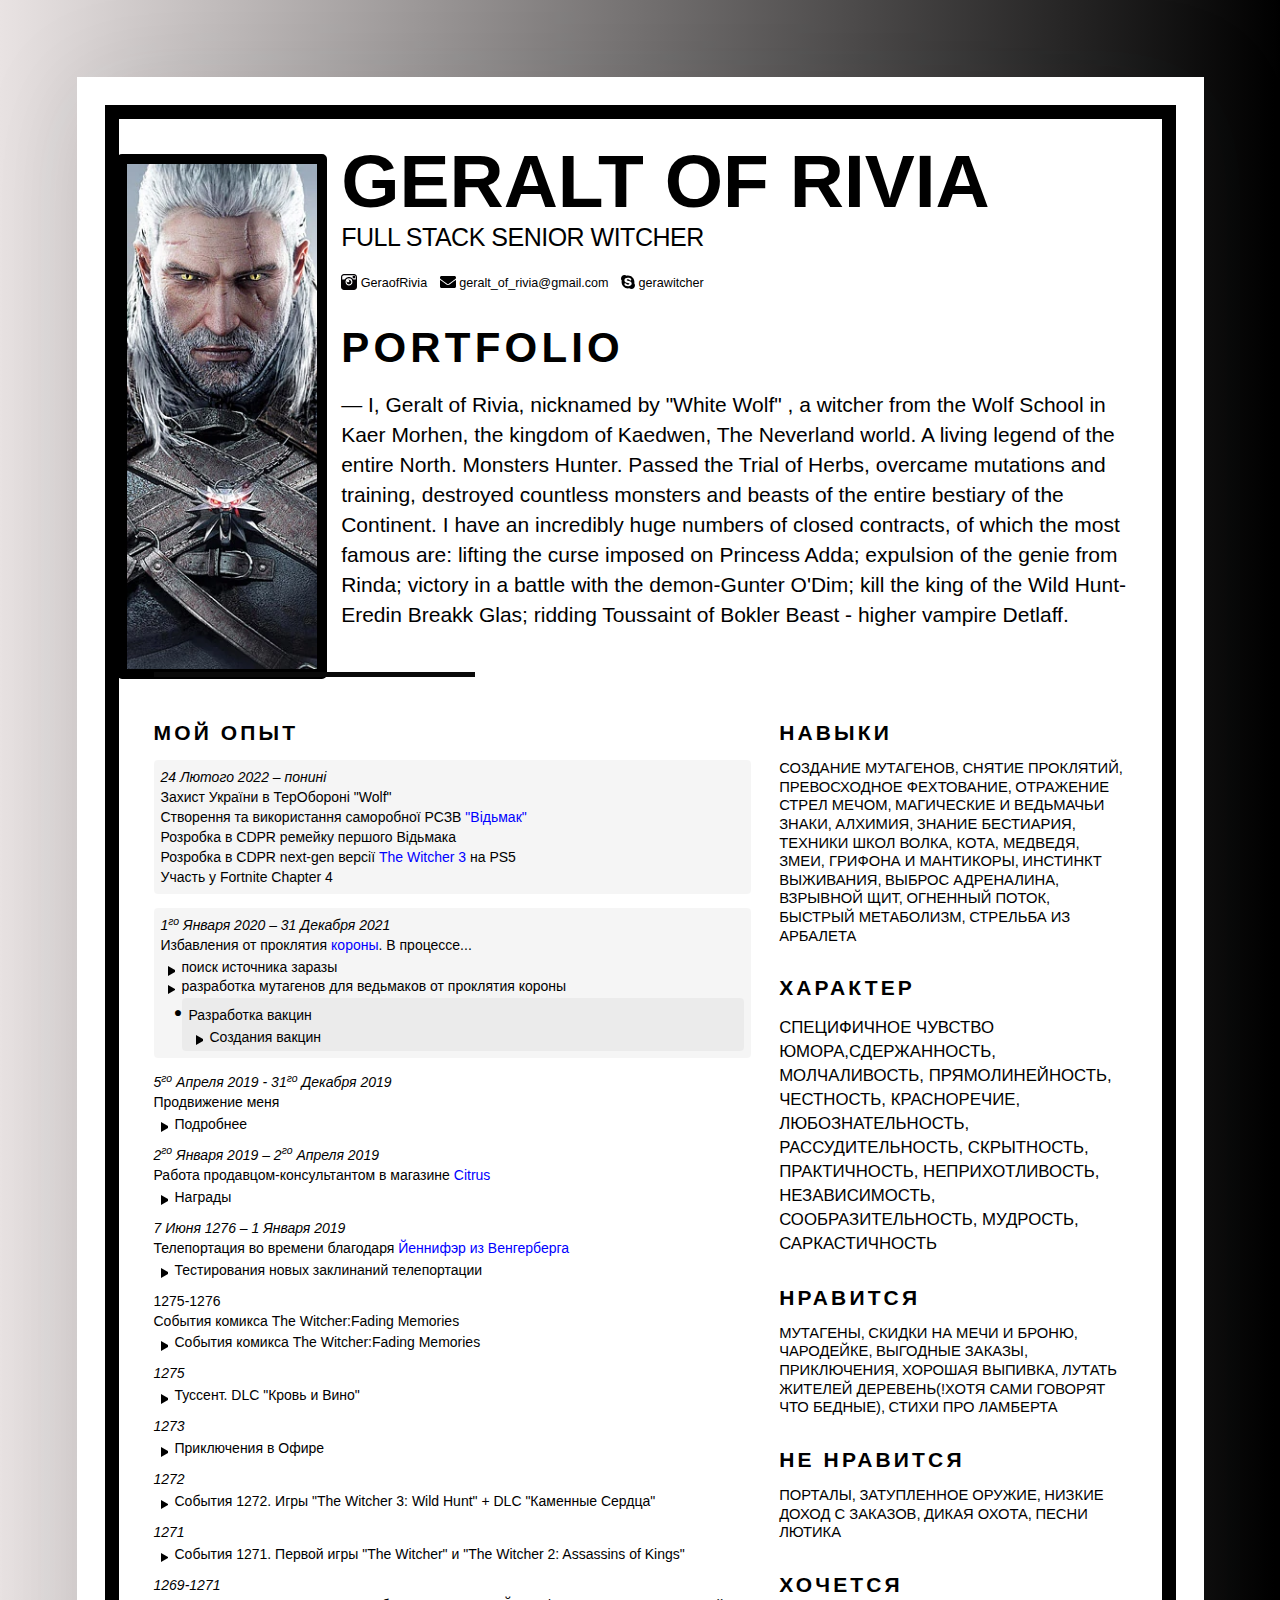
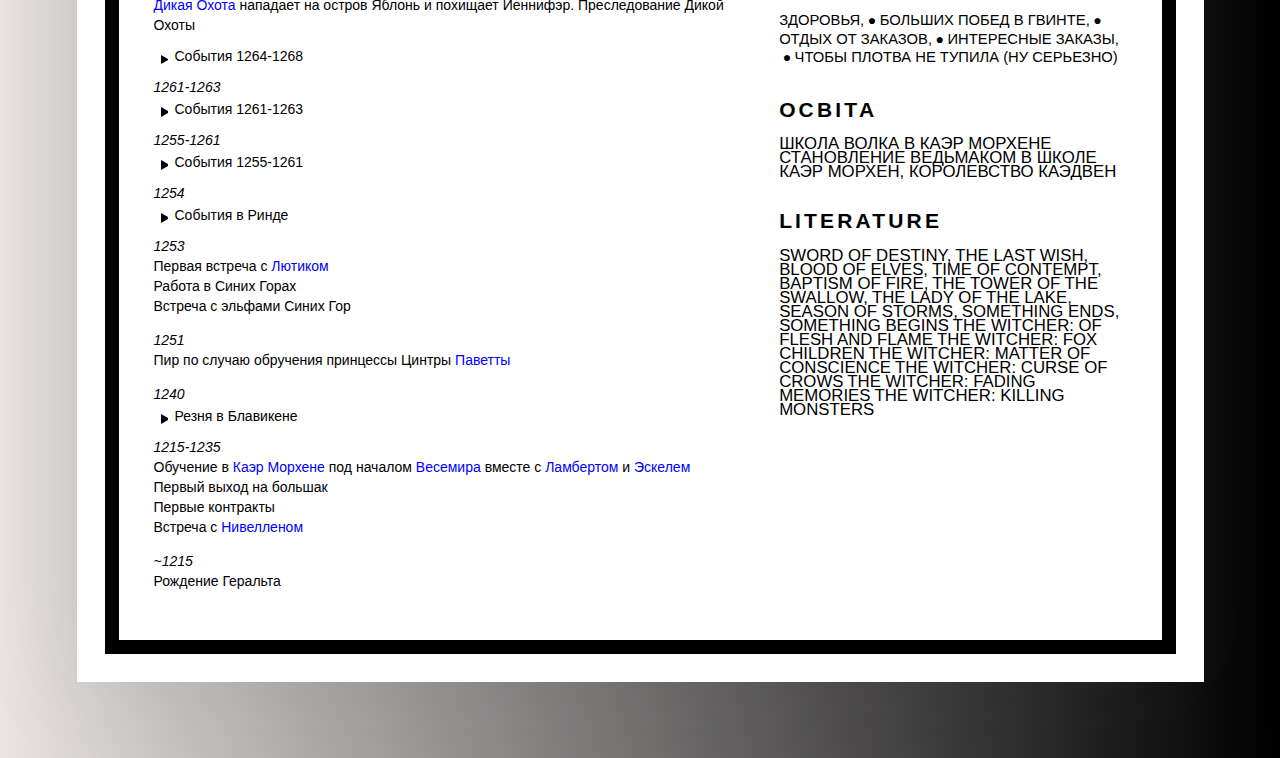
<file: index.html>
<!DOCTYPE html>
<html lang="en">
  <head>
    <meta charset="UTF-8"/>
    <meta http-equiv="X-UA-Compatible" content="IE=edge">
    <meta name="viewport" content="width=device-width, initial-scale=1.0">
    <meta name="description" content="This site-resume Geralt of Rivia">
    <title>Geralt of Rivia Portfolio</title>
    <link rel="stylesheet" href="css/base.css">
    <link rel="stylesheet" href="css/style.css">
    <link rel="stylesheet" href="css/grid.css">
    <link rel="icon" href="images/icon.jpg">
  </head>
  <body>
    <main>
      <article>
        <div class="page" style="border-color: rgb(0, 0, 0);">
          <div class="stackable grid">
            <div class="row">
              <div class="three wide center aligned column">
                <div class="avatar-wrapper">
                  <img class="avatar" src="images/geralt.webp" alt="geralt">
                </div>
              </div>
              <div class="thirteen wide column">
                <div class="stackable grid">
                  <div class="sixteen wide column">
                    <h1 class="name">Geralt of Rivia</h1>
                    <!-- <h1 class="name">Geralt from Rivia</h1> -->
                    <div class="job">full stack senior Witcher</div>
                    <ul class="contacts">
                      <li>
                        <a href="https://www.instagram.com/geralt_off_rivia/" rel="author" class="instagram">
                          <?xml version="1.0" encoding="iso-8859-1"?>
<!-- Generator: Adobe Illustrator 18.1.1, SVG Export Plug-In . SVG Version: 6.00 Build 0)  -->
<svg version="1.1" class="icon" xmlns="http://www.w3.org/2000/svg" xmlns:xlink="http://www.w3.org/1999/xlink" x="0px" y="0px"
	 viewBox="0 0 26 26" xml:space="preserve">
<g>
	<path style="fill:#030104;" d="M20,7c-0.551,0-1-0.449-1-1V4c0-0.551,0.449-1,1-1h2c0.551,0,1,0.449,1,1v2c0,0.551-0.449,1-1,1H20z
		"/>
	<path style="fill:#030104;" d="M13,9.188c-0.726,0-1.396,0.213-1.973,0.563c0.18-0.056,0.367-0.093,0.564-0.093
		c1.068,0,1.933,0.865,1.933,1.934c0,1.066-0.865,1.933-1.933,1.933s-1.933-0.866-1.933-1.933c0-0.199,0.039-0.386,0.094-0.565
		C9.4,11.604,9.188,12.274,9.188,13c0,2.107,1.705,3.813,3.813,3.813c2.105,0,3.813-1.705,3.813-3.813S15.105,9.188,13,9.188z"/>
	<g>
		<path style="fill:#030104;" d="M13,7c3.313,0,6,2.686,6,6s-2.688,6-6,6c-3.313,0-6-2.686-6-6S9.687,7,13,7 M13,5
			c-4.411,0-8,3.589-8,8s3.589,8,8,8s8-3.589,8-8S17.411,5,13,5L13,5z"/>
	</g>
	<path style="fill:#030104;" d="M21.125,0H4.875C2.182,0,0,2.182,0,4.875v16.25C0,23.818,2.182,26,4.875,26h16.25
		C23.818,26,26,23.818,26,21.125V4.875C26,2.182,23.818,0,21.125,0z M24,9h-6.537C18.416,10.063,19,11.461,19,13
		c0,3.314-2.688,6-6,6c-3.313,0-6-2.686-6-6c0-1.539,0.584-2.938,1.537-4H2V4.875C2,3.29,3.29,2,4.875,2h16.25
		C22.711,2,24,3.29,24,4.875V9z"/>
</g>
<g>
</g>
<g>
</g>
<g>
</g>
<g>
</g>
<g>
</g>
<g>
</g>
<g>
</g>
<g>
</g>
<g>
</g>
<g>
</g>
<g>
</g>
<g>
</g>
<g>
</g>
<g>
</g>
<g>
</g>
</svg>
                        <span>GeraofRivia</span>
                        </a>
                      </li>
                      <li>
                        <a href="mailto:geralt.of.rivia@gmail.com" rel="author" class="mail">
                          <svg class="icon" xmlns="http://www.w3.org/2000/svg" viewBox="0 0 512 512"><path d="M502.3 190.8c3.9-3.1 9.7-.2 9.7 4.7V400c0 26.5-21.5 48-48 48H48c-26.5 0-48-21.5-48-48V195.6c0-5 5.7-7.8 9.7-4.7 22.4 17.4 52.1 39.5 154.1 113.6 21.1 15.4 56.7 47.8 92.2 47.6 35.7.3 72-32.8 92.3-47.6 102-74.1 131.6-96.3 154-113.7zM256 320c23.2.4 56.6-29.2 73.4-41.4 132.7-96.3 142.8-104.7 173.4-128.7 5.8-4.5 9.2-11.5 9.2-18.9v-19c0-26.5-21.5-48-48-48H48C21.5 64 0 85.5 0 112v19c0 7.4 3.4 14.3 9.2 18.9 30.6 23.9 40.7 32.4 173.4 128.7 16.8 12.2 50.2 41.8 73.4 41.4z"></path></svg>
                          <span>geralt_of_rivia@gmail.com</span>
                        </a>
                      </li>
                      <li>
                        <a href="skype:geralt_of_rivia" rel="author" class="skype">
                          <svg class="icon" xmlns="http://www.w3.org/2000/svg" viewBox="0 0 448 512"><path d="M424.7 299.8c2.9-14 4.7-28.9 4.7-43.8 0-113.5-91.9-205.3-205.3-205.3-14.9 0-29.7 1.7-43.8 4.7C161.3 40.7 137.7 32 112 32 50.2 32 0 82.2 0 144c0 25.7 8.7 49.3 23.3 68.2-2.9 14-4.7 28.9-4.7 43.8 0 113.5 91.9 205.3 205.3 205.3 14.9 0 29.7-1.7 43.8-4.7 19 14.6 42.6 23.3 68.2 23.3 61.8 0 112-50.2 112-112 .1-25.6-8.6-49.2-23.2-68.1zm-194.6 91.5c-65.6 0-120.5-29.2-120.5-65 0-16 9-30.6 29.5-30.6 31.2 0 34.1 44.9 88.1 44.9 25.7 0 42.3-11.4 42.3-26.3 0-18.7-16-21.6-42-28-62.5-15.4-117.8-22-117.8-87.2 0-59.2 58.6-81.1 109.1-81.1 55.1 0 110.8 21.9 110.8 55.4 0 16.9-11.4 31.8-30.3 31.8-28.3 0-29.2-33.5-75-33.5-25.7 0-42 7-42 22.5 0 19.8 20.8 21.8 69.1 33 41.4 9.3 90.7 26.8 90.7 77.6 0 59.1-57.1 86.5-112 86.5z"/></svg>
                          <span>gerawitcher</span>
                        </a>
                      </li>
                    </ul>
                  </div>
                  <div class="sixteen wide mobile only column">
                    <div class="divider"></div>
                  </div>
                  <div class="sixteen wide column">
                    <h2>Portfolio</h2>
                    <p>&mdash; I, Geralt of Rivia, nicknamed by "White Wolf" , a witcher from the Wolf School in Kaer Morhen, the kingdom of Kaedwen, The Neverland world. A living legend of the entire North. Monsters Hunter. Passed the Trial of Herbs, overcame mutations and training, destroyed countless monsters and beasts of the entire bestiary of the Continent. I have an incredibly huge numbers of closed contracts, of which the most famous are: lifting the curse imposed on Princess Adda; expulsion of the genie from Rinda; victory in a battle with the demon-Gunter O'Dim; kill the king of the Wild Hunt-Eredin Breakk Glas; ridding Toussaint of Bokler Beast - higher vampire Detlaff.
                      </p>
                  </div>
                </div>
              </div>
            </div>
            <div class="row">
              <div class="sixteen wide column">
                <div class="fat divider"></div>
              </div>
            </div>
            <div class="row">
                <div class="ten wide column">
                    <section>
                        <h3>Мой Опыт</h3>
                        <ul class="timeline">
                          <li class="highlighted">
                            <p><em>24 Лютого 2022 – понині</em></p>
                            <p><strong>Захист України в ТерОбороні "Wolf"</strong></p>
                            <p><strong>Створення та використання саморобної РСЗВ <a href="https://mil.in.ua/uk/news/v-ukrayini-stvoryly-samorobnu-prychipnu-rszv-vidmak/">"Відьмак"</a></strong></p>
                            <p><strong>Розробка в CDPR ремейку першого Відьмака</strong></p>
                            <p><strong>Розробка в CDPR next-gen версії <a href="https://www.thewitcher.com/en/witcher3">The Witcher 3</a> на PS5</strong></p>
                            <p><strong>Участь у Fortnite Chapter 4</strong></p>
                          </li>
                            <li class="highlighted">
                                <p><em>1<sup>го</sup> Января 2020 – 31 Декабря 2021</em></p>
                                <p><strong>Избавления от проклятия</strong> <strong><a href="https://en.wikipedia.org/wiki/Coronavirus" rel="external">короны</a>. В процессе...</strong></p>
                                <ul>
                                    <li class="details">
                                        <input type="checkbox" id="other-1">
                                        <label for="other-1" class="summary">поиск источника заразы</label>
                                        <div>
                                            <ul>
                                                <li>поиск первого зараженного в Ухани</li>
                                                <li>убеждение о закрытии границх</li>
                                            </ul>
                                        </div>
                                    </li>
                                    <li class="details">
                                        <input type="checkbox" id="other-2">
                                        <label for="other-2" class="summary">разработка мутагенов для ведьмаков от проклятия короны</label>
                                        <div>
                                            <ul>
                                                <li>тестирование зеленых мутагенов для увеличения здоровья, чтобы добиться более длительного времени на лечение</li>
                                                <li>тестирование синих мутагенов для увеличение маны, чтобы добиться более сложных заклятий исцеления</li>
                                                <li>тестирование красных мутагенов для увеличение атаки, чтобы добиться атаки организма на вирус</li>
                                                <li>расширение штаба ведьмаков для ускорения поисков новых ингридиентов</li>
                                                <li>хаотичное смешивание разных мутагенов с помощью Йеннифэр и получения вакцин разных школ ведьмаков</li>
                                            </ul>
                                        </div>
                                    </li>
                                    <li class="details">
                                      <li class="highlighted">
                                        <p><strong>Разработка вакцин</strong></p>
                                        <ul>
                                            <li class="details">
                                                <input type="checkbox" id="other-1">
                                                <label for="other-1" class="summary">Создания вакцин</label>
                                                <div>
                                                    <ul>
                                                        <li>Разработка вакцины Школы Волка</li>
                                                        <li>Разработка вакцины Школы Кота</li>
                                                        <li>Разработка вакцины Школы Медведя</li>
                                                        <li>Разработка вакцины Школы Грифона</li>
                                                        <li>Разработка вакцины Школы Змеи</li>
                                                        <li>Разработка вакцины Школы Мантикоры</li>
                                                    </ul>
                                                </div>
                                            </li>
                                        </ul>
                                    </li>
                                    </li>
                                </ul>
                            </li>
                        </ul>
                        <ul class="timeline">
                            <li>
                                <p><em>5<sup>го</sup> Апреля 2019 - 31<sup>го</sup> Декабря 2019</em></p>
                                <p><strong>Продвижение меня</strong></p>
                                <ul>
                                    <li class="details">
                                        <input type="checkbox" id="other-3">
                                        <label for="other-3" class="summary">Подробнее</label>
                                        <div style="margin-bottom: 0.25em;">
                                            <small><em>(Не совсем понимаю что они обо мне пишут, но это работает)</em></small>
                                        </div>
                                        <div>
                                            <ul>
                                                <li>Продвижение в соц-сетях</li>
                                                <li>Разработка портфолио</li>
                                                <li>Работа над имиджом</li>
                                                <li>Поиск монстров</li>
                                                <li>Нахождение фан клубов</li>
                                                <li>Спонсирование соцсетей для взаимовыгодной рекламы</li>
                                            </ul>
                                        </div>
                                    </li>
                                </ul>
                            </li>
                            <li>
                                <p><em>2<sup>го</sup> Января 2019 – 2<sup>го</sup> Апреля 2019</em></p>
                                <p><strong>Работа продавцом-консультантом</strong> в магазине <strong><a href="https://www.citrus.ua/" rel="external">Citrus</a></strong></p>
                                <ul>
                                    <li class="details">
                                        <input type="checkbox" id="other-4">
                                        <label for="other-4" class="summary">Награды</label>
                                        <div style="margin-bottom: 0.25em;">
                                            <small><em>(С помощью знака 
                                            <a href="https://witcher.fandom.com/wiki/Axii">
                                              Аксий
                                            </a>, 
                                            продавать не так уже и сложно)</em></small>
                                        </div>
                                        <div>
                                            <ul>
                                                <li>Лучший продавец недели</li>
                                                <li>Лучший продавец месяца</li>
                                                <li>Лучший продавец года</li>
                                                <li>Повышения до главного продавца</li>
                                                <li>Повышения до зам администратора</li>
                                                <li>Повышения до администратора</li>
                                                <li>Перевод работы в пассивный доход</li>
                                                <li>Поиск новой работы по душе</li>
                                            </ul>
                                        </div>
                                    </li>
                                </ul>
                            </li>
                            <li>
                                <p><em>7<sup></sup> Июня 1276 – 1<sup></sup> Января 2019</em></p>
                                <p><strong>Телепортация во времени</strong> благодаря <strong><a href="https://witcher.fandom.com/wiki/Yennefer_of_Vengerberg" rel="external">Йеннифэр из Венгерберга</a></strong></p>
                                <ul>
                                    <li class="details">
                                        <input type="checkbox" id="other-5">
                                        <label for="other-5" class="summary">Тестирования новых заклинаний телепортации</label>
                                        <div>
                                            <ul>
                                                <li>Первая попытка телепортации во времени</li>
                                                <li>Телепортация во времени на час вперед</li>
                                                <li>hot fix формулы Йеннифэр</li>
                                                <li>Второй прыжок во времени</li>
                                                <li>Телепортация в 2019 год</li>
                                            </ul>
                                        </div>
                                    </li>
                                </ul>
                            </li>
                            <li>
                              <p>1275-1276</p>
                              <p><strong>События комикса The Witcher:Fading Memories</strong></p>
                              <ul>
                                  <li class="details">
                                      <input type="checkbox" id="other-5">
                                      <label for="other-5" class="summary">События комикса The Witcher:Fading Memories</label>
                                      <div>
                                          <ul>
                                              <li>Работа рыболовом в Повиссе</li>
                                              <li>Заказ на туманников от мера Бадрейна</li>
                                              <li>Второй заказ на туманников в Бадрейне</li>
                                              <li>Расследование в Гладско(Повисс)</li>
                                              <li>Возращение в Бадрейн в башню мага. Геральт узнает, что всьо в Бадрейне - иллюзия старого мага</li>
                                          </ul>
                                      </div>
                                  </li>
                              </ul>
                          </li>
                        </ul>
                        <ul class="timeline">
                          <li>
                            <li>
                              <p><em>1275</em></p>
                              <ul>
                                  <li class="details">
                                      <input type="checkbox" id="other-8">
                                      <label for="other-8" class="summary"> Туссент. DLC "Кровь и Вино"</label>
                                      <div>
                                          <ul>
                                              <li>Приезд в 
                                                <a href="https://witcher.fandom.com/wiki/Toussaint">Туссент</a>
                                                 по просьбе княгине Анны Генриетты</li>
                                              <li>Помощь в расследование убийств Боклерской бестии</li>
                                              <li>Участвие в рыцарском турннире</li>
                                              <li>Поиск лаборатории Моро</li>
                                              <li>Получение новых мутаций</li>
                                              <li>Помощь Туссентским винодельням с монстрами. Для Геральта делают именное вино</li>
                                              <li>Ликвидации группировок Ганзы</li>
                                              <li>Участвие в защите 
                                                <a href="https://witcher.fandom.com/wiki/Beauclair">
                                                  Боклера
                                                </a>
                                                 от нашествия вампиров</li>
                                              <li>Спасение Сианны от Детлаффа</li>
                                              <li>Победа над 
                                                <a href="https://witcher.fandom.com/wiki/Dettlaff_van_der_Eretein">
                                                  Детлаффом
                                                </a></li>
                                              <li>Заказ на 
                                                <a href="https://witcher.fandom.com/wiki/Orianna">
                                                  Орианну
                                                </a>
                                              </li>
                                          </ul>
                                      </div>
                                  </li>
                              </ul>
                          </li>
                            <li>
                              <p><em>1273</em></p>
                              <ul>
                                <li class="details">
                                    <input type="checkbox" id="other-8">
                                    <label for="other-8" class="summary">Приключения в Офире</label>
                                    <div>
                                        <ul>
                                            <li>Заказ в корчме "Семь котов"</li>
                                            <li>Нахождение Лютика с сундуком с офирскими рунами</li>
                                            <li>Полет в сундуке с Лютиком в Офир</li>
                                            <li>Расследование убийства наложницы по наказу короля Нибраса</li>
                                            <li>Геральт убивает ассасина короля Маарала</li>
                                            <li>Поиск грибов в пещере</li>
                                            <li>Улучшение меча в мастерской Аамада</li>
                                            <li>Убийство куарина(демона)</li>
                                        </ul>
                                    </div>
                                </li>
                            </ul>
                          </li>
                            <li>
                              <p><em>1272</em></p>
                              <ul>
                                  <li class="details">
                                      <input type="checkbox" id="other-8">
                                      <label for="other-8" class="summary">События 1272. Игры "The Witcher 3: Wild Hunt" + DLC "Каменные Сердца"</label>
                                      <div>
                                          <ul>
                                              <li>Поиск Йеннифэр в Вербицах</li>
                                              <li>Поиск Йеннифэр в 
                                                <a href="https://witcher.fandom.com/wiki/White_Orchard?so=search">
                                                  деревне Белый Сад
                                                </a>
                                              </li>
                                              <li>Заказ на грифона в Белом Саду</li>
                                              <li>Встреча с <a href="https://witcher.fandom.com/wiki/Emhyr_var_Emreis">
                                                императором Нильфгаарда- Эмгыром вар Эмрейсом 
                                              </a>
                                              в Вызиме
                                              </li>
                                              <li>Поиск Цири в Велене, Новиграде и Скеллиге</li>
                                              <li>Помощь <a href="https://witcher.fandom.com/wiki/Phillip_Strenger">
                                                Кровавому барону
                                              </a> во Вроницах в поисках его семьи
                                              </li>
                                              <li>Помощь чародейке 
                                                <a href="https://witcher.fandom.com/wiki/Keira_Metz">
                                                  Кейре Мейц
                                                </a>
                                              </li>
                                              <li>Помощь Трисс и чародеям в Новиграде</li>
                                              <li>Помощь в поисках украденного сокровища 
                                                <a href="https://witcher.fandom.com/wiki/Sigismund_Dijkstra">
                                                  Сиги Ройвена
                                                </a>
                                              </li>
                                              <li>Встреча с королем <a href="https://witcher.fandom.com/wiki/Redania">Редании</a>
                                                <a href="https://witcher.fandom.com/wiki/Radovid_V">
                                                  Радовидом V Свирепым
                                                </a>
                                              </li>
                                              <li>Убийство главы охотников за ведьмами</li>
                                              <li>Убийство Убл@дка Младшого</li>
                                              <li>Спасение Лютика</li>
                                              <li>Помощь Лютику с кабаре. Заказ на убийцу Присциллы</li>
                                              <li>Поиск Цири на Скеллиге</li>
                                              <li>Помощь в расследование трагедии во время пира в Каэр Трольде</li>
                                              <li>Помощь в выборах нового короля островов Скеллиге</li>
                                              <li>Расколдование Аваллак'ха в Каэр Морхене</li>
                                              <li>Цири найдена на острове Туманов</li>
                                              <li>Битва в Каэр Морхене с Дикой Охотой</li>
                                              <li>Убийство ведьм из Кривоуховых топей на Лысой горе во время шабаша</li>
                                              <li>Геральт убивает Имлериха</li>
                                              <li>Путешествие по мирам с Аваллак'хом</li>
                                              <li>Участвие в перевороте на короля Редании. Смерть Радовида V Свирепого</li>
                                              <li>Битва в водах Скеллиге между Дикой Охотой, Нильфгаардом и кланами Скеллиге</li>
                                              <li>Геральт убивает короля Дикой Охоты-Эредина Бреакк Гласа</li>
                                              <li>Заказ на жабу от 
                                                <a href="https://witcher.fandom.com/wiki/Olgierd_von_Everec">
                                                  Ольгерда фон Эверека
                                                </a>
                                              </li>
                                              <li>Убийство принца-жабы в Оксенфуртских каналах</li>
                                              <li>Встреча с 
                                                <a href="https://witcher.fandom.com/wiki/Gaunter_O%27Dimm">
                                                  Стеклянным человеком-демоном Гюнтером о’Димомом
                                                </a>
                                              </li>
                                              <li>Спасение с корабля офирцев</li>
                                              <li>Помощь Ольгерду в его трёх желаниях</li>
                                              <li>Участвие в ограбление аукционного дома Борсоди в Новиграде</li>
                                              <li>Участвие в свадьбе вместе с Шани</li>
                                              <li>Поиск розы Ольгерда фон Эверека</li>
                                              <li>Уничтожение рыцарей Ордена Пылающей Розы
                                            </li>
                                              <li>Победа над Гюнтером о`Димом. Спасение Ольгерда фон Эверека</li>
                                              <li>Заказ на допплера и стрыгу в Новиграде вместе з Йеннифэр и Цири</li>
                                          </ul>
                                      </div>
                                  </li>
                              </ul>
                          </li>
                          <li>
                            <li>
                              <li>
                                <p><em>1271</em></p>
                                <ul>
                                    <li class="details">
                                        <input type="checkbox" id="other-8">
                                        <label for="other-8" class="summary">События 1271. Первой игры "The Witcher" и "The Witcher 2: Assassins of Kings"</label>
                                        <div>
                                            <ul>
                                                <li>Побег от Дикой Охоты с помощью Цири</li>
                                                <li>Возращение в Каэр Морхен</li>
                                                <li>Отбивание атаки группировки Саламандр на Каэр Морхен</li>
                                                <li>Поиск и преследование Саламандр</li>
                                                <li>Геральт убивает <a href="https://witcher.fandom.com/wiki/Azar_Javed">Азара Яведа</a></li>
                                                <li>Сопровождение короля 
                                                  <a href="https://witcher.fandom.com/wiki/Temeria">
                                                    Темерии
                                                  </a> 
                                                  <a href="https://witcher.fandom.com/wiki/Foltest">Фольтеста</a> при осаде замка Ла-Валетт. Участвие в штурме</li>
                                                <li>Следствие по поводу убийства короля Темерии Фольтеста</li>
                                                <li>Поиск убийц/ы короля Фольтеста</li>
                                                <li>Заказ на <a href="https://witcher.fandom.com/wiki/Kayran">кейрана</a> близ Флотзама</li>
                                                <li>Расколдование проклятия Сабрины в Вергене</li>
                                                <li>Помощь 
                                                  <a href="https://witcher.fandom.com/wiki/Saesenthessis">Саскии</a>
                                                  в 
                                                  <a href="https://witcher.fandom.com/wiki/Vergen">Вергене</a>
                                                  </li>
                                                <li>Участвие в 
                                                  <a href="https://witcher.fandom.com/wiki/The_Summit_at_Loc_Muinne">
                                                    собрании в Лок Муинне
                                                  </a>
                                                </li>
                                                <li>Спасение чародейки Филиппы Эйльхарт от рук реданцев</li>
                                                <li>
                                                  Спасение 
                                                  <a href="https://witcher.fandom.com/wiki/Triss_Merigold">
                                                    Трисс
                                                  </a> и принцессы Анаис от нильфгаардцев
                                                </li>
                                                <li>Геральт убивает <a href="https://witcher.fandom.com/wiki/Letho">
                                                  Лето
                                                </a>
                                                  ,Убийцу Королей</li>
                                            </ul>
                                        </div>
                                    </li>
                                </ul>
                            </li>
                            <li>
                                <p><em>1269-1271</em></p>
                                <p><strong><a href="https://witcher.fandom.com/wiki/Wild_Hunt">Дикая Охота</a> нападает на остров Яблонь и похищает Йеннифэр. Преследование Дикой Охоты</strong></p>
                            </li>
                            <li>
                              <ul>
                                <li class="details">
                                    <input type="checkbox" id="other-8">
                                    <label for="other-8" class="summary">События 1264-1268</label>
                                    <div>
                                        <ul>
                                            <li>
                                              <p>Обучение Цири в Каэр Морхене. Приезд Трисс Меригольд из Марибора</p>
                                            </li>
                                            <li>
                                              <p>Путешествие на юг. Лечение Трисс от отравления</p>
                                            </li>
                                            <li>
                                              <p>Обучение Цири у Йеннифэр</p>
                                            </li>
                                            <li>
                                              <p>Поиск мага-ренегата</p>
                                            </li>
                                            <li>
                                              <p>Работа в охране барков. Нападение солдат Темерии на Геральта. Побег в Оксенфурт</p>
                                            </li>
                                            <li>
                                              <p>Встреча с Шани в Оксенфурте</p>
                                            </li>
                                            <li>
                                              <p>Поиск мага-ренегата</p>
                                            </li>
                                            <li>Контракт на королевскою мантикору</li>
                                              <li>Контракт на оборотня</li>
                                              <li>Контракт на туманника</li>
                                                <li>
                                                  Танеддский бунт. Нильфгаард начинает <a href="https://witcher.fandom.com/wiki/Northern_War_II">Вторую Северную Войну</a>
                                                </li>
                                                <li>Битва с предателем Капитула чародеев Вильгефорцем</li>
                                                <li>Лечение в Брокилоне</li>
                                                <li>Странствия за Цири с Золтаном, Лютиком и Регисом. Темерцы берут под стражу и конвоируют в форт Армерия</li>
                                                <li>Побег с форта, Регис спасает Лютика</li>
                                                <li>Участвие в битве за мост на Яруге входе Второй Северной Войны за сторону королевства Лирии и Ривии под предводительством королевы Мэвы</li>
                                                <li>Дорога к друидам Каэд Дху</li>
                                                <li>Дружина Геральта сопровождает бортников в качестве эскорта</li>
                                                <li>Геральт спасает агуару</li>
                                                <li>Приезд в город Ридбрун. Дружина разделяется по дороге в Бельхавен</li>
                                                <li>Геральт спасает <a href="https://witcher.fandom.com/wiki/Cahir_Mawr_Dyffryn_aep_Ceallach">Кагыра</a></li>
                                                <li>Встреча с Аваллак`хом</li>
                                                <!-- <li>Стычка с разбойниками в Каэд Мырвиде</li> -->
                                                <li>Приезд в Туссент. Серия ведьмачих заказов</li>
                                                <li>Поиск Йеннифэр в замке Стигга</li>
                                                <li>Геральт убивает Вильгефорца</li>
                                                <li>
                                                  <a href="https://witcher.fandom.com/wiki/Rivian_Pogrom">
                                                    Погром в Ривии
                                                  </a>, Цири спасает Геральта и Йеннифэр
                                                </li>
                                        </ul>
                                    </div>
                                </li>
                            </ul>
                          </li>
                            <li>
                              <li>
                                <p><em>1261-1263</em></p>
                                <ul>
                                    <li class="details">
                                        <input type="checkbox" id="other-8">
                                        <label for="other-8" class="summary">События 1261-1263</label>
                                        <div>
                                            <ul>
                                                <li></li>
                                                <li>Проживание с Йеннифэр в Аэдд Гинваэль</li>
                                                <li>Стычка с чародеем <a href="https://witcher.fandom.com/wiki/Istredd">Истреддом</a></li>
                                                <li>Приключения Геральта и Лютика в Новиграде</li>
                                                <li>Контракт в Бремервоорде как переводчик</li>
                                                <li>Нахождение подводного города. Стычка с рыболюдьми</li>
                                                <li>Поиск Цири в <a href="https://witcher.fandom.com/wiki/Brokilon">Брокилоне</a></li>
                                                <li>Встреча с матерью Геральта-<a href="https://witcher.fandom.com/wiki/Visenna">Висенной</a> в Верхнем Соддене</li>
                                                <li>Поиск Йеннифэр после 
                                                  <a href="https://witcher.fandom.com/wiki/Battle_of_Sodden_Hill">
                                                  Содденской битвы
                                                </a> 
                                                </li>
                                                <li>Геральт собирает <a href="https://witcher.fandom.com/wiki/Ciri">Цири</a> в Каэр Морхен</li>
                                            </ul>
                                        </div>
                                    </li>
                                </ul>
                            </li>  
                            <li>
                              <li>
                                <p><em>1255-1261</em></p>
                                <ul>
                                    <li class="details">
                                        <input type="checkbox" id="other-8">
                                        <label for="other-8" class="summary">События 1255-1261</label>
                                        <div>
                                            <ul>
                                                <li>Совместное проживание с Йеннифэр в её доме в Венгерберге</li>
                                                <li>Побег от Йеннифэр</li>
                                                <li>Контракт в Кераке. Попадание в тюрьму, выкуп чародейкой Коралл</li>
                                                <li>Пропажа мечей. Помощь чародеям в Риссберге</li>
                                                <li>Дорога в <a href="https://witcher.fandom.com/wiki/Novigrad">Новиград</a> через <a href="https://witcher.fandom.com/wiki/Pontar_Delta">Понтар</a>. События комикса "Ведьмак. Лисьи дети"</li>
                                                <li>Неудача в Новиграде</li>
                                                <li>Возращение в Керак из Новиграда</li>
                                                <li>Переворот и наводнение в Кераке</li>
                                                <li>Йеннифэр возращает мечи</li>
                                                <li>Дорога в <a href="https://witcher.fandom.com/wiki/Vizima">Вызиму</a> за контрактом на стрыгу</li>
                                                <li>Расколдование принцесы <a href="https://witcher.fandom.com/wiki/Adda_the_White">Адды</a> от проклятия</li>
                                                <li>Лечение в Элландере после заказа на стрыгу</li>
                                                <li>Охота на дракона в Каингорне. Встреча с <a href="https://witcher.fandom.com/wiki/Villentretenmerth">Борхом</a></li>
                                            </ul>
                                        </div>
                                    </li>
                                </ul>
                            </li> 
                            <li>
                              <li>
                                <p><em>1254</em></p>
                                <ul>
                                    <li class="details">
                                        <input type="checkbox" id="other-8">
                                        <label for="other-8" class="summary">События в Ринде</label>
                                        <div>
                                            <ul>
                                                <li>Рыбалка с Лютиком. Нахождение кувшина с джинном, Лютик получает травму шеи</li>
                                                <li>Поиск помощи Лютику в городе</li>
                                                <li>Встреча с Йеннифэр из Венгерберга</a> на чай</li>
                                                <li>Попадание в тюрьму из-за Йеннифэр</li>
                                                <li>Схватка с Йеннифэр (счастливый конец)</li>
                                                <li>Джинн изгнан из Ринды</li>
                                                <li>Лютик спасен</li>
                                            </ul>
                                        </div>
                                    </li>
                                </ul>
                            </li> 
                            <li>
                              <p><em>1253</em></p>
                              <p><strong>Первая встреча с <a href="https://witcher.fandom.com/wiki/Dandelion">Лютиком</a></strong></p>
                              <p><strong>Работа в Синих Горах</strong></p>
                              <p><strong>Встреча с эльфами Синих Гор</strong></p>
                          </li>
                            <li>
                              <p><em>1251</em></p>
                              <p><strong>Пир по случаю обручения принцессы Цинтры 
                                <a href="https://witcher.fandom.com/wiki/Pavetta">Паветты</a></strong></p>
                          </li>
                            <li>
                              <li>
                                <p><em>1240</em></p>
                                <ul>
                                    <li class="details">
                                        <input type="checkbox" id="other-8">
                                        <label for="other-8" class="summary">Резня в Блавикене</label>
                                        <div>
                                            <ul>
                                                <li>Приезд в Блавикен за заказом на кикимору</li>
                                                <li>Встреча с чародеем Стрегобором. Просьба Стрегобора убить Ренфри</li>
                                                <li>Встреча с Ренфри. Просьба Ренфри убить Стрегобора</li>
                                                <li>Схватка с Ренфри и её людьми</li>
                                                <li>Убийство Ренфри</li>
                                                <li>Уход из Блавикена</li>
                                            </ul>
                                        </div>
                                    </li>
                                </ul>
                            </li>  
                          </li>
                            <li>
                              <p><em>1215-1235</em></p>
                              <p><strong>Обучение в 
                                <a href="https://witcher.fandom.com/wiki/Kaer_Morhen">
                                  Каэр Морхене
                                </a> 
                                под началом <a href="https://witcher.fandom.com/wiki/Vesemir">Весемира</a> вместе с <a href="https://witcher.fandom.com/wiki/Lambert">Ламбертом</a> и <a href="https://witcher.fandom.com/wiki/Eskel">Эскелем</a> </strong></p>
                              <p><strong>Первый выход на большак</strong></p>
                              <p><strong>Первые контракты</strong></p>
                              <p><strong>Встреча с <a href="https://witcher.fandom.com/wiki/Nivellen">Нивелленом</a></strong></p>
                          </li>
                            <li>
                                <p><em>~1215</em></p>
                                <p><strong>Рождение Геральта</strong></p>
                            </li>              
                        </ul>
                    </section>
                </div>
              <div class="six wide column">
                <section>
                    <h3>Навыки</h3>
                    <p class="tags small">
                      <span class="nowrap tag">СОЗДАНИЕ МУТАГЕНОВ,</span>
                      <span class="nowrap tag">СНЯТИЕ ПРОКЛЯТИЙ,</span>
                      <span class="nowrap tag">ПРЕВОСХОДНОЕ ФЕХТОВАНИЕ,</span>
                      <span class="nowrap tag">ОТРАЖЕНИЕ СТРЕЛ МЕЧОМ,</span>
                      <span class="nowrap tag">МАГИЧЕСКИЕ И ВЕДЬМАЧЬИ ЗНАКИ,</span>
                      <span class="nowrap tag">АЛХИМИЯ,</span>
                      <span class="nowrap tag">ЗНАНИЕ БЕСТИАРИЯ,</span>
                      <span class="nowrap tag">ТЕХНИКИ ШКОЛ ВОЛКА, КОТА, МЕДВЕДЯ, ЗМЕИ, ГРИФОНА И МАНТИКОРЫ,</span>
                      <span class="nowrap tag">ИНСТИНКТ ВЫЖИВАНИЯ,</span>
                      <span class="nowrap tag">ВЫБРОС АДРЕНАЛИНА,</span>
                      <span class="nowrap tag">ВЗРЫВНОЙ ЩИТ,</span>
                      <span class="nowrap tag">ОГНЕННЫЙ ПОТОК,</span>
                      <span class="nowrap tag">БЫСТРЫЙ МЕТАБОЛИЗМ,</span>
                      <span class="nowrap tag">СТРЕЛЬБА ИЗ АРБАЛЕТА</span>
                    </p>
                  </section>
                  <section>
                    <h3>Характер</h3>
                    <p class="tag">СПЕЦИФИЧНОЕ ЧУВСТВО ЮМОРА,СДЕРЖАННОСТЬ, МОЛЧАЛИВОСТЬ, ПРЯМОЛИНЕЙНОСТЬ, ЧЕСТНОСТЬ, КРАСНОРЕЧИЕ, ЛЮБОЗНАТЕЛЬНОСТЬ, РАССУДИТЕЛЬНОСТЬ, СКРЫТНОСТЬ, ПРАКТИЧНОСТЬ, НЕПРИХОТЛИВОСТЬ, НЕЗАВИСИМОСТЬ, СООБРАЗИТЕЛЬНОСТЬ, МУДРОСТЬ, САРКАСТИЧНОСТЬ</p>
                  </section>
                  <section>
                    <h3>Нравится</h3>
                    <p class="tags small">  
                      <span class="nowrap tag">МУТАГЕНЫ,</span> 
                      <span class="nowrap tag">СКИДКИ НА МЕЧИ И БРОНЮ,</span>
                      <span class="nowrap tag">ЧАРОДЕЙКЕ,</span>
                      <span class="nowrap tag">ВЫГОДНЫЕ ЗАКАЗЫ,</span>
                      <span class="nowrap tag">ПРИКЛЮЧЕНИЯ,</span>
                      <span class="nowrap tag">ХОРОШАЯ ВЫПИВКА,</span>
                      <span class="nowrap tag">ЛУТАТЬ ЖИТЕЛЕЙ ДЕРЕВЕНЬ(!ХОТЯ САМИ ГОВОРЯТ ЧТО БЕДНЫЕ),</span>
                      <span class="nowrap tag">СТИХИ ПРО ЛАМБЕРТА</span>
                    </p>
                  </section>
                  <section>
                    <h3>Не нравится</h3>
                    <p class="tags small">
                      <span class="nowrap tag">ПОРТАЛЫ,</span> 
                      <span class="nowrap tag">ЗАТУПЛЕННОЕ ОРУЖИЕ,</span>
                      <span class="nowrap tag">НИЗКИЕ ДОХОД С ЗАКАЗОВ,</span>
                      <span class="nowrap tag">ДИКАЯ ОХОТА,</span>
                      <span class="nowrap tag">ПЕСНИ ЛЮТИКА</span>
                    </p>
                  </section>
                  <section>
                    <h3>Хочется</h3>
                    <p class="tags small bulleted"><span class="tag">ЗДОРОВЬЯ,</span><span class="tag">БОЛЬШИХ ПОБЕД В ГВИНТЕ,</span><span class="tag">ОТДЫХ ОТ ЗАКАЗОВ,</span><span class="tag">ИНТЕРЕСНЫЕ ЗАКАЗЫ,</span><span class="tag">ЧТОБЫ ПЛОТВА НЕ ТУПИЛА (НУ СЕРЬЕЗНО)</span></p>
                  </section>
                  <section>
                    <h3>Освіта</h3>
                    <ul class="timeline">
                      <li>
                        <div><strong class="tag">Школа Волка в Каэр Морхене</strong></div>
                        <div><strong class="tag">Становление ведьмаком в школе Каэр Морхен, королевство Каэдвен</strong></div>
                      </li>
                    </ul>
                  </section>
                  <section>
                    <h3>Literature</h3>
                      <span class="tag">Sword of Destiny,</span>
                      <span class="tag">The Last Wish,</span>
                      <span class="tag">Blood of Elves,</span>
                      <span class="tag">Time of Contempt,</span>
                      <span class="tag">Baptism of Fire,</span>
                      <span class="tag">The Tower of the Swallow,</span>
                      <span class="tag">The Lady of the Lake,</span>
                      <span class="tag">Season of Storms,</span>
                      <span class="tag">Something Ends, Something Begins</span>
                      <span class="tag">The Witcher: Of Flesh and Flame</span>
                      <span class="tag">The Witcher: Fox Children</span>
                      <span class="tag">The Witcher: Matter of Conscience</span>
                      <span class="tag">The Witcher: Curse of Crows</span>
                      <span class="tag">The Witcher: Fading Memories</span>
                      <span class="tag">The Witcher: Killing Monsters</span>
                      <!-- <span class="tag">The Witcher: Witch's Lament</span> -->
                    </p>
                  </section>
              </div>
            </div>
          </div>
        </div>
      </article>
    </main>
  </body>
</html>
</file>
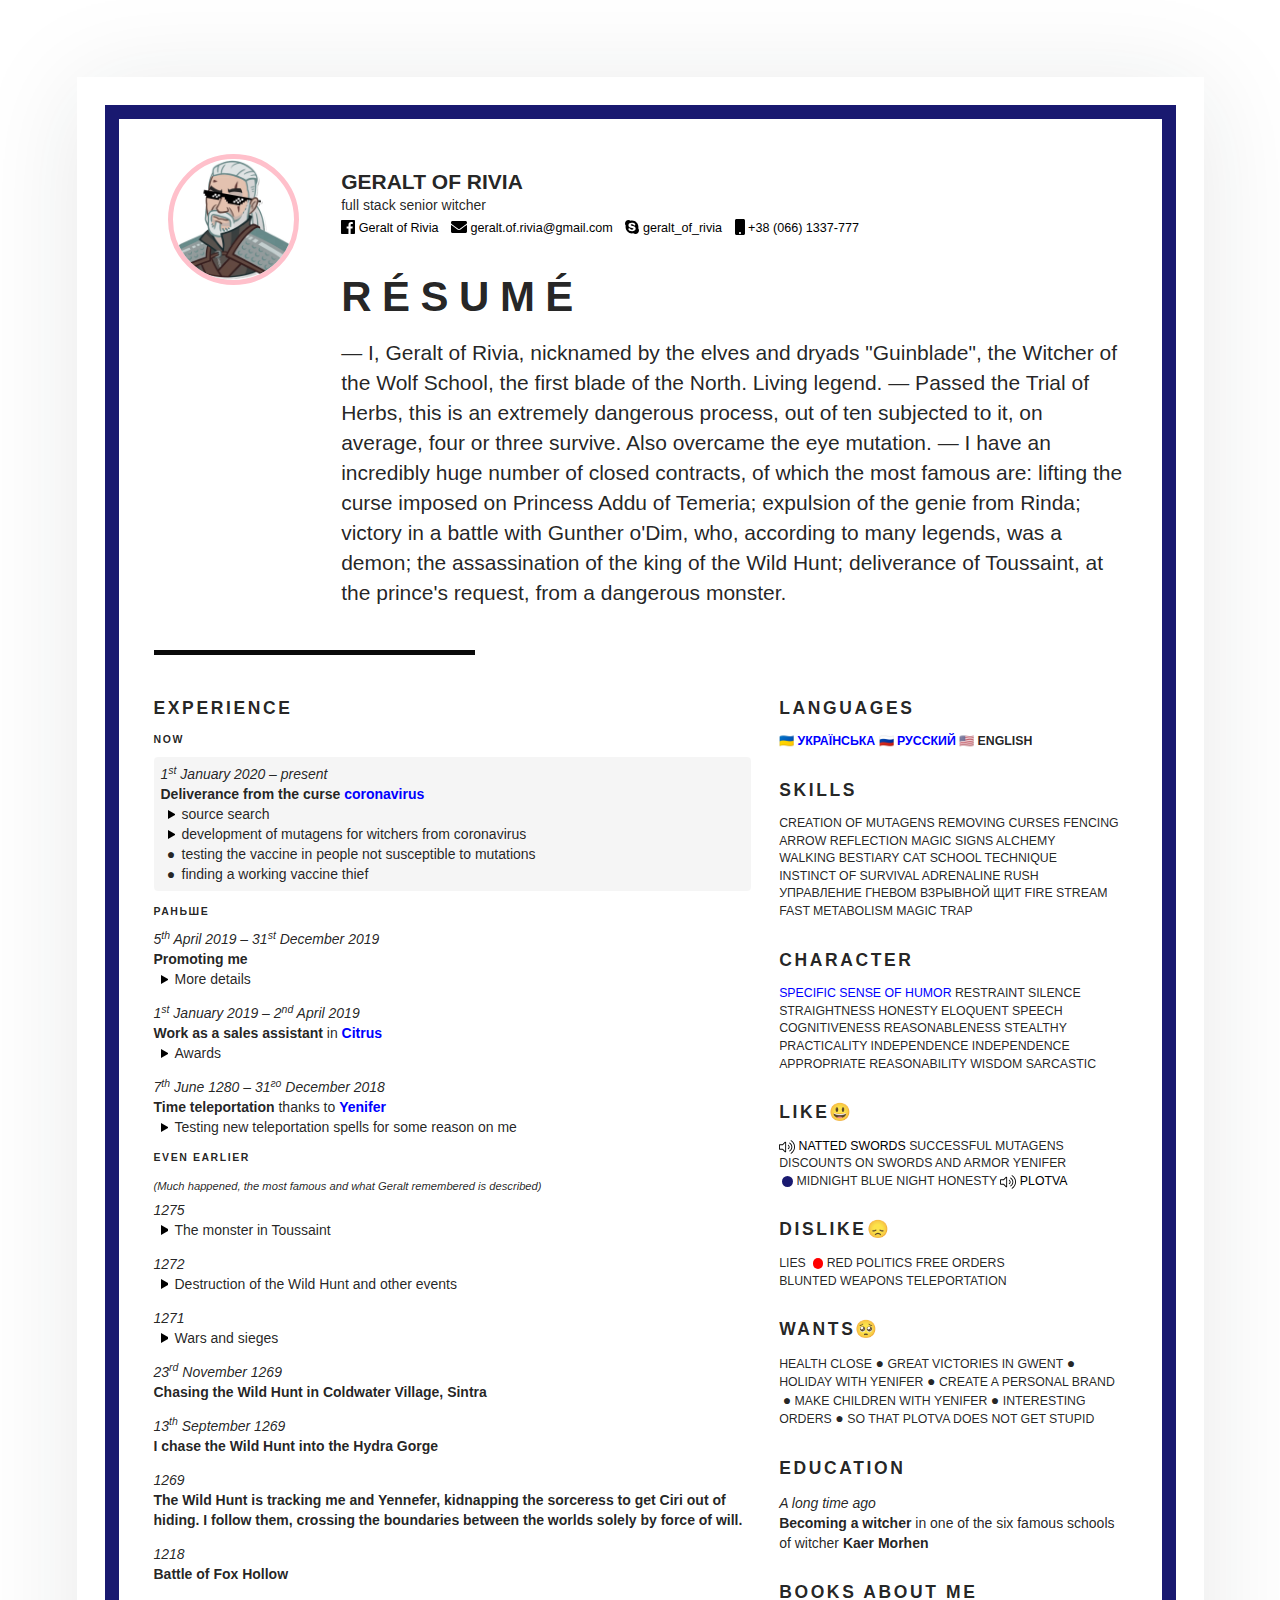
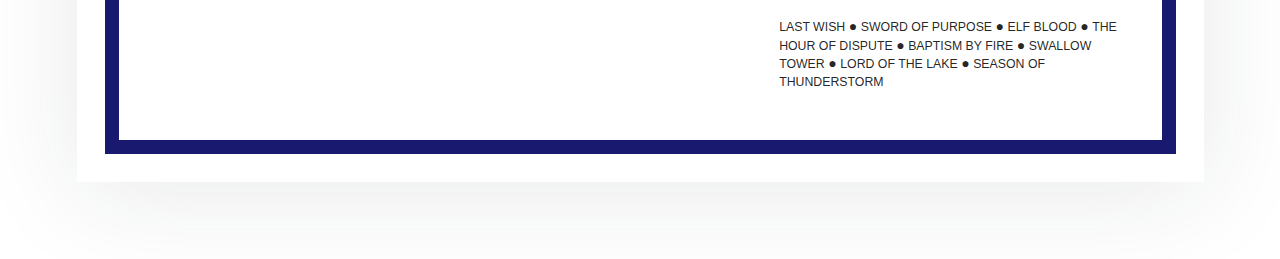
<file: en-en/index.html>
<!DOCTYPE html>
<html lang="en">
  <head>
    <meta charset="UTF-8" />
    <meta http-equiv="X-UA-Compatible" content="IE=edge">
    <meta name="viewport" content="width=device-width, initial-scale=1.0">
    <meta name=description content="This site resume Herald of Rivia">
    <title>Résumé</title>
    <link rel="stylesheet" href="../base.css">
    <link rel="stylesheet" href="../style.css">
  </head>
  <body>
    <main>
      <article>
        <div class="page" style="border-color: midnightblue;">
          <div class="stackable grid">
            <div class="row">
              <div class="three wide center aligned column">
                <div class="avatar-wrapper">
                  <img class="avatar" src="../assets/images/avatar.png" alt="avatar">
                </div>
              </div>
              <div class="thirteen wide column">
                <div class="stackable grid">
                  <div class="sixteen wide column">
                    <h1 class="name">Geralt of Rivia</h1>
                    <div class="job">full stack senior witcher</div>
                    <ul class="contacts">
                      <li>
                        <a href="https://www.fb.com/GeraltOfRivia" rel="author" class="facebook">
                          <svg class="icon" xmlns="http://www.w3.org/2000/svg" viewBox="0 0 448 512"><path d="M448 56.7v398.5c0 13.7-11.1 24.7-24.7 24.7H309.1V306.5h58.2l8.7-67.6h-67v-43.2c0-19.6 5.4-32.9 33.5-32.9h35.8v-60.5c-6.2-.8-27.4-2.7-52.2-2.7-51.6 0-87 31.5-87 89.4v49.9h-58.4v67.6h58.4V480H24.7C11.1 480 0 468.9 0 455.3V56.7C0 43.1 11.1 32 24.7 32h398.5c13.7 0 24.8 11.1 24.8 24.7z"/></svg>
                          <span>Geralt of Rivia</span>
                        </a>
                      </li>
                      <li>
                        <a href="mailto:geralt.of.rivia@gmail.com" rel="author" class="mail">
                          <svg class="icon" xmlns="http://www.w3.org/2000/svg" viewBox="0 0 512 512"><path d="M502.3 190.8c3.9-3.1 9.7-.2 9.7 4.7V400c0 26.5-21.5 48-48 48H48c-26.5 0-48-21.5-48-48V195.6c0-5 5.7-7.8 9.7-4.7 22.4 17.4 52.1 39.5 154.1 113.6 21.1 15.4 56.7 47.8 92.2 47.6 35.7.3 72-32.8 92.3-47.6 102-74.1 131.6-96.3 154-113.7zM256 320c23.2.4 56.6-29.2 73.4-41.4 132.7-96.3 142.8-104.7 173.4-128.7 5.8-4.5 9.2-11.5 9.2-18.9v-19c0-26.5-21.5-48-48-48H48C21.5 64 0 85.5 0 112v19c0 7.4 3.4 14.3 9.2 18.9 30.6 23.9 40.7 32.4 173.4 128.7 16.8 12.2 50.2 41.8 73.4 41.4z"></path></svg>
                          <span>geralt.of.rivia@gmail.com</span>
                        </a>
                      </li>
                      <li>
                        <a href="skype:geralt_of_rivia" rel="author" class="skype">
                          <svg class="icon" xmlns="http://www.w3.org/2000/svg" viewBox="0 0 448 512"><path d="M424.7 299.8c2.9-14 4.7-28.9 4.7-43.8 0-113.5-91.9-205.3-205.3-205.3-14.9 0-29.7 1.7-43.8 4.7C161.3 40.7 137.7 32 112 32 50.2 32 0 82.2 0 144c0 25.7 8.7 49.3 23.3 68.2-2.9 14-4.7 28.9-4.7 43.8 0 113.5 91.9 205.3 205.3 205.3 14.9 0 29.7-1.7 43.8-4.7 19 14.6 42.6 23.3 68.2 23.3 61.8 0 112-50.2 112-112 .1-25.6-8.6-49.2-23.2-68.1zm-194.6 91.5c-65.6 0-120.5-29.2-120.5-65 0-16 9-30.6 29.5-30.6 31.2 0 34.1 44.9 88.1 44.9 25.7 0 42.3-11.4 42.3-26.3 0-18.7-16-21.6-42-28-62.5-15.4-117.8-22-117.8-87.2 0-59.2 58.6-81.1 109.1-81.1 55.1 0 110.8 21.9 110.8 55.4 0 16.9-11.4 31.8-30.3 31.8-28.3 0-29.2-33.5-75-33.5-25.7 0-42 7-42 22.5 0 19.8 20.8 21.8 69.1 33 41.4 9.3 90.7 26.8 90.7 77.6 0 59.1-57.1 86.5-112 86.5z"/></svg>
                          <span>geralt_of_rivia</span>
                        </a>
                      </li>
                      <li>
                        <a href="tel:+380661337777" rel="author" class="phone">
                          <svg class="icon" xmlns="http://www.w3.org/2000/svg" viewBox="0 0 320 512"><path d="M272 0H48C21.5 0 0 21.5 0 48v416c0 26.5 21.5 48 48 48h224c26.5 0 48-21.5 48-48V48c0-26.5-21.5-48-48-48zM160 480c-17.7 0-32-14.3-32-32s14.3-32 32-32 32 14.3 32 32-14.3 32-32 32z"></path></svg>
                          <span>+38 (066) 1337-777</span>
                        </a>
                      </li>
                      <li>
                        <a href="https://vedmak.fandom.com/" rel="author" class="website">
                          <svg class="icon" xmlns="http://www.w3.org/2000/svg" viewBox="0 0 496 512"><path fill="currentColor" d="M336.5 160C322 70.7 287.8 8 248 8s-74 62.7-88.5 152h177zM152 256c0 22.2 1.2 43.5 3.3 64h185.3c2.1-20.5 3.3-41.8 3.3-64s-1.2-43.5-3.3-64H155.3c-2.1 20.5-3.3 41.8-3.3 64zm324.7-96c-28.6-67.9-86.5-120.4-158-141.6 24.4 33.8 41.2 84.7 50 141.6h108zM177.2 18.4C105.8 39.6 47.8 92.1 19.3 160h108c8.7-56.9 25.5-107.8 49.9-141.6zM487.4 192H372.7c2.1 21 3.3 42.5 3.3 64s-1.2 43-3.3 64h114.6c5.5-20.5 8.6-41.8 8.6-64s-3.1-43.5-8.5-64zM120 256c0-21.5 1.2-43 3.3-64H8.6C3.2 212.5 0 233.8 0 256s3.2 43.5 8.6 64h114.6c-2-21-3.2-42.5-3.2-64zm39.5 96c14.5 89.3 48.7 152 88.5 152s74-62.7 88.5-152h-177zm159.3 141.6c71.4-21.2 129.4-73.7 158-141.6h-108c-8.8 56.9-25.6 107.8-50 141.6zM19.3 352c28.6 67.9 86.5 120.4 158 141.6-24.4-33.8-41.2-84.7-50-141.6h-108z"></path></svg>
                          <span>https://vedmak.fandom.com/</span>
                        </a>
                      </li>
                    </ul>
                  </div>
                  <div class="sixteen wide mobile only column">
                    <div class="divider"></div>
                  </div>
                  <div class="sixteen wide column">
                    <h2>Résumé</h2>
                    <p>&mdash; I, Geralt of Rivia, nicknamed by the elves and dryads "Guinblade", the Witcher of the Wolf School, the first blade of the North. Living legend. 
                      &mdash; Passed the Trial of Herbs, this is an extremely dangerous process, out of ten subjected to it, on average, four or three survive. Also overcame the eye mutation.
                      &mdash; I have an incredibly huge number of closed contracts, of which the most famous are: lifting the curse imposed on Princess Addu of Temeria; expulsion of the genie from Rinda; victory in a battle with Gunther o'Dim, who, according to many legends, was a demon; the assassination of the king of the Wild Hunt; deliverance of Toussaint, at the prince's request, from a dangerous monster.
                      </p>
                  </div>
                </div>
              </div>
            </div>
            <div class="row">
              <div class="sixteen wide column">
                <div class="fat divider"></div>
              </div>
            </div>
            <div class="row">
                <div class="ten wide column">
                    <section>
                        <h3>Experience</h3>
                        <h4>Now</h4>
                        <ul class="timeline">
                            <li class="highlighted">
                                <p><em>1<sup>st</sup> January 2020 – present</em></p>
                                <p><strong>Deliverance from the curse</strong> <strong><a href="https://ru.wikipedia.org/wiki/%D0%9A%D0%BE%D1%80%D0%BE%D0%BD%D0%B0%D0%B2%D0%B8%D1%80%D1%83%D1%81%D1%8B" rel="external">coronavirus</a></strong></p>
                                <ul>
                                    <li class="details">
                                        <input type="checkbox" id="other-1">
                                        <label for="other-1" class="summary">source search</label>
                                        <div>
                                            <ul>
                                              <li>finding the first patient in Wuhan</li>
                                              <li>persuasion to close the border in China</li>
                                              <li>talking to the Vampire King about Bats</li>
                                              <li>anticipating hidden lab rumors</li>
                                              <li>finding information about the first non-Chinese patient</li>
                                              <li>first patient detection </li>
                                            </ul>
                                        </div>
                                    </li>
                                    <li class="details">
                                        <input type="checkbox" id="other-2">
                                        <label for="other-2" class="summary">development of mutagens for witchers from coronavirus</label>
                                        <div>
                                            <ul>
                                              <li>testing green mutagens to increase health to achieve longer healing times</li>
                                              <li>testing blue mutagens to increase mana to achieve more complex healing spells</li>
                                              <li>testing red mutagens to increase attack in order to get the body to attack the virus</li>
                                              <li>chaotic mixing of different mutagens using Yenifer and getting a vaccine for witchers</li>
                                              <li>Expansion of the Witcher Headquarters to speed up the search for new ingredients</li>                                  
                                            </ul>
                                        </div>
                                    </li>
                                    <li>testing the vaccine in people not susceptible to mutations</li>
                                    <li>finding a working vaccine thief</li>
                                </ul>
                            </li>
                        </ul>
                        <h4>Раньше</h4>
                        <ul class="timeline">
                            <li>
                                <p><em>5<sup>th</sup> April 2019 – 31<sup>st</sup> December 2019</em></p>
                                <p><strong>Promoting me</strong></p>
                                <ul>
                                    <li class="details">
                                        <input type="checkbox" id="other-3">
                                        <label for="other-3" class="summary">More details</label>
                                        <div style="margin-bottom: 0.25em;">
                                            <small><em>(I don't quite understand what they write about me, but it works)</em></small>
                                        </div>
                                        <div>
                                            <ul>
                                              <li>Promotion in social networks</li>
                                              <li>Portfolio development</li>
                                              <li>Work on the image</li>
                                              <li>Find Monsters</li>
                                              <li>Finding Fan Clubs</li>
                                              <li>Sponsoring tik tok for mutually beneficial advertising</li>
                                              <li>Buying ads from bloggers</li>
                                              <li>Hiring a permanent headquarters of people who follow my popularity</li>
                                            </ul>
                                        </div>
                                    </li>
                                </ul>
                            </li>
                            <li>
                                <p><em>1<sup>st</sup> January 2019 – 2<sup>nd</sup> April 2019</em></p>
                                <p><strong>Work as a sales assistant</strong> in <strong><a href="https://www.citrus.ua/" rel="external">Citrus</a></strong></p>
                                <ul>
                                    <li class="details">
                                        <input type="checkbox" id="other-4">
                                        <label for="other-4" class="summary">Awards</label>
                                        <div style="margin-bottom: 0.25em;">
                                            <small><em>(With the help of the Axiy sign, which inspires, it is not so difficult to sell)</em></small>
                                        </div>
                                        <div>
                                            <ul>
                                              <li>Best Seller of the Week</li>
                                              <li>Best Seller of the Month</li>
                                              <li>World's Best Seller</li>
                                              <li>Promotions to top seller</li>
                                              <li>Promotions to Deputy Administrator</li>
                                              <li>Promotions to Administrator</li>
                                              <li>Converting work to passive income</li>
                                              <li>Finding a job you like best</li>
                                            </ul>
                                        </div>
                                    </li>
                                </ul>
                            </li>
                            <li>
                                <p><em>7<sup>th</sup> June 1280 – 31<sup>го</sup> December 2018</em></p>
                                <p><strong>Time teleportation</strong> thanks to <strong><a href="https://vedmak.fandom.com/wiki/%D0%99%D0%B5%D0%BD%D0%BD%D0%B8%D1%84%D1%8D%D1%80" rel="external">Yenifer</a></strong></p>
                                <ul>
                                    <li class="details">
                                        <input type="checkbox" id="other-5">
                                        <label for="other-5" class="summary">Testing new teleportation spells for some reason on me</label>
                                        <div>
                                            <ul>
                                              <li>the first 37 times the smell of fried chicken was smelled, experienced magician Yenifer assured that it should be so</li>
                                              <li>teleport in time one hour ahead</li>
                                              <li>incidental corrections to Yenifer's formula</li>
                                              <li>teleport me to 2018</li>
                                            </ul>
                                        </div>
                                    </li>
                                </ul>
                            </li>
                        </ul>
                        <h4>EVEN EARLIER</h4>
                        <div style="margin-bottom: 0.25em;">
                            <small><em>(Much happened, the most famous and what Geralt remembered is described)</em></small>
                        </div>
                        <ul class="timeline">
                            <li>
                                <p><em>1275</em></p>
                                <ul>
                                    <li class="details">
                                        <input type="checkbox" id="other-6">
                                        <label for="other-6" class="summary">The monster in Toussaint</label>
                                        <div>
                                            <ul>
                                                <li>Finding Evidence Near Victims</li>
                                                <li>Finding a monster that turns out to be a supreme vampire</li>
                                                <li>Awareness of the complexity of the situation because the vampire is being manipulated</li>
                                                <li>Taking possession of Corvo Bianco</li>
                                                <li>Dun Tinn is attacking the Toussaint Guards regiment under the command of Damien de la Tour and with the help of me. There, Sylvia Anna is captured after her attempt to manipulate Detlaff van der Erethein, Boeckler's monster, to kill the knights who wronged her</li>
                                                <li>Imlerith, Caranthir Ar-Feiniel, and Eredin Break Glas are slain and the Wild Hunt defeated</li>
                                                <li>Detlaff's Vampire Siege Breach</li>
                                                <li>The Murder of Detalff</li>
                                                <li>Two feuding sisters trying on</li>
                                            </ul>
                                        </div>
                                    </li>
                                </ul>
                            </li>
                            <li>
                                <p><em>1272</em></p>
                                <ul>
                                    <li class="details">
                                        <input type="checkbox" id="other-7">
                                        <label for="other-7" class="summary">Destruction of the Wild Hunt and other events</label>
                                        <div>
                                            <ul>
                                              <li>Battle for the White Garden</li>
                                              <li>Finding Yenifer</li>
                                              <li>Defeating multiple attacks from the Wild Hunt</li>
                                              <li>Making a plan to destroy the Wild Hunt</li>
                                              <li>The Wild Hunt attacks Kaer Morhen to reach Ciri, but is ultimately forced to retreat. Vesemir killed in the process</li>
                                              <li>Imlerith, Caranthir Ar-Feiniel, and Eredin Break Glas are slain and the Wild Hunt defeated.</li>
                                              <li>Helping Ciri to successfully finish off White Frost</li>
                                            </ul>
                                        </div>
                                    </li>
                                </ul>
                            </li>
                            <li>
                                <p><em>1271</em></p>
                                <ul>
                                    <li class="details">
                                        <input type="checkbox" id="other-8">
                                        <label for="other-8" class="summary">Wars and sieges</label>
                                        <div>
                                            <ul>
                                              <li>Accompanying the Temerian king during the siege of La Valette castle</li>
                                              <li>Help resolve the conflict in the Pontar Valley and discover that a mysterious assassin has collaborated with the Lodge of Sorceresses</li>
                                              <li>Participation in the Third Northern War</li>
                                            </ul>
                                        </div>
                                    </li>
                                </ul>
                            </li>                           
                            <li>
                                <p><em>23<sup>rd</sup> November 1269</em></p>
                                <p><strong>Chasing the Wild Hunt in Coldwater Village, Sintra</strong></p>
                            </li>
                            <li>
                                <p><em>13<sup>th</sup> September 1269</em></p>
                                <p><strong>I chase the Wild Hunt into the Hydra Gorge</strong></p>
                            </li>
                            <li>
                                <p><em>1269</em></p>
                                <p><strong>The Wild Hunt is tracking me and Yennefer, kidnapping the sorceress to get Ciri out of hiding. I follow them, crossing the boundaries between the worlds solely by force of will.</strong></p>
                            </li>
                            <li>
                                <p><em>1218</em></p>
                                <p><strong>Battle of Fox Hollow</strong></p>
                            </li>              
                        </ul>
                    </section>
                </div>
              <div class="six wide column">
                <section>
                    <h3>Languages</h3>
                    <p class="tags small"><a href="../uk-ua" hreflang="uk" rel="alternate" class="language" lang="uk"> <span>&#x1f1fa;&#x1f1e6; УКРАЇНСЬКА</span></a>  <a href="../" hreflang="ru" rel="alternate" class="language" lang="ru"><span>&#x1f1f7;&#x1f1fa; РУССКИЙ</span></a> <span class="language" lang="en">&#x1f1fa;&#x1f1f8; ENGLISH</span></p>
                </section>
                <section>
                    <h3>Skills</h3>
                    <p class="tags small"><span class="nowrap">CREATION OF MUTAGENS</span> <span class="nowrap">REMOVING CURSES</span> FENCING <span class="nowrap">ARROW REFLECTION</span> <span class="nowrap">MAGIC SIGNS</span> <span class="nowrap"> ALCHEMY </span> <span class="nowrap">WALKING BESTIARY</span> <span class="nowrap">CAT SCHOOL TECHNIQUE</span> <span class="nowrap">INSTINCT OF SURVIVAL</span> <span class="nowrap">ADRENALINE RUSH</span> <span class="nowrap">УПРАВЛЕНИЕ ГНЕВОМ</span> <span class="nowrap">ВЗРЫВНОЙ ЩИТ</span> <span class="nowrap">FIRE STREAM</span> <span class="nowrap">FAST METABOLISM</span> <span class="nowrap">MAGIC TRAP</span></p>
                  </section>
                  <section>
                    <h3>Character</h3>
                    <p class="tags small"><a href="https://www.reddit.com/r/4chan/" rel="external">SPECIFIC SENSE OF HUMOR</a> RESTRAINT SILENCE STRAIGHTNESS HONESTY ELOQUENT SPEECH COGNITIVENESS REASONABLENESS STEALTHY PRACTICALITY INDEPENDENCE INDEPENDENCE APPROPRIATE REASONABILITY WISDOM SARCASTIC</p>
                  </section>
                  <section>
                    <h3>Like&#x1f603;</h3>
                    <p class="tags small"> 
                      <button id="sword" class="audio"><svg xmlns="http://www.w3.org/2000/svg" viewBox="0 0 576 512"><path d="M576 256c0 100.586-53.229 189.576-134.123 239.04-7.532 4.606-17.385 2.241-21.997-5.304-4.609-7.539-2.235-17.388 5.304-21.997C496.549 424.101 544 345.467 544 256c0-89.468-47.452-168.101-118.816-211.739-7.539-4.609-9.913-14.458-5.304-21.997 4.608-7.539 14.456-9.914 21.997-5.304C522.77 66.424 576 155.413 576 256zm-96 0c0-66.099-34.976-124.572-88.133-157.079-7.538-4.611-17.388-2.235-21.997 5.302-4.61 7.539-2.236 17.388 5.302 21.998C418.902 152.963 448 201.134 448 256c0 54.872-29.103 103.04-72.828 129.779-7.538 4.61-9.912 14.459-5.302 21.998 4.611 7.541 14.462 9.911 21.997 5.302C445.024 380.572 480 322.099 480 256zm-138.14-75.117c-7.538-4.615-17.388-2.239-21.998 5.297-4.612 7.537-2.241 17.387 5.297 21.998C341.966 218.462 352 236.34 352 256s-10.034 37.538-26.841 47.822c-7.538 4.611-9.909 14.461-5.297 21.998 4.611 7.538 14.463 9.909 21.998 5.297C368.247 314.972 384 286.891 384 256s-15.753-58.972-42.14-75.117zM256 88.017v335.964c0 21.436-25.942 31.999-40.971 16.971L126.059 352H24c-13.255 0-24-10.745-24-24V184c0-13.255 10.745-24 24-24h102.059l88.971-88.954C230.037 56.038 256 66.551 256 88.017zm-32 19.311l-77.659 77.644A24.001 24.001 0 0 1 129.372 192H32v128h97.372a24.001 24.001 0 0 1 16.969 7.028L224 404.67V107.328z"/></svg>
                        NATTED SWORDS
                        <audio preload="none">
                          <source src="../assets/sounds/sword.mp3" type="audio/mpeg">
                        </audio>
                      </button> 
                      <span class="nowrap">SUCCESSFUL MUTAGENS</span> <span class="nowrap">DISCOUNTS ON SWORDS AND ARMOR</span> YENIFER <button id="midnightblue" class="color midnightblue">MIDNIGHT BLUE</button> NIGHT HONESTY 
                      <button id="hourse" class="audio"><svg xmlns="http://www.w3.org/2000/svg" viewBox="0 0 576 512"><path d="M576 256c0 100.586-53.229 189.576-134.123 239.04-7.532 4.606-17.385 2.241-21.997-5.304-4.609-7.539-2.235-17.388 5.304-21.997C496.549 424.101 544 345.467 544 256c0-89.468-47.452-168.101-118.816-211.739-7.539-4.609-9.913-14.458-5.304-21.997 4.608-7.539 14.456-9.914 21.997-5.304C522.77 66.424 576 155.413 576 256zm-96 0c0-66.099-34.976-124.572-88.133-157.079-7.538-4.611-17.388-2.235-21.997 5.302-4.61 7.539-2.236 17.388 5.302 21.998C418.902 152.963 448 201.134 448 256c0 54.872-29.103 103.04-72.828 129.779-7.538 4.61-9.912 14.459-5.302 21.998 4.611 7.541 14.462 9.911 21.997 5.302C445.024 380.572 480 322.099 480 256zm-138.14-75.117c-7.538-4.615-17.388-2.239-21.998 5.297-4.612 7.537-2.241 17.387 5.297 21.998C341.966 218.462 352 236.34 352 256s-10.034 37.538-26.841 47.822c-7.538 4.611-9.909 14.461-5.297 21.998 4.611 7.538 14.463 9.909 21.998 5.297C368.247 314.972 384 286.891 384 256s-15.753-58.972-42.14-75.117zM256 88.017v335.964c0 21.436-25.942 31.999-40.971 16.971L126.059 352H24c-13.255 0-24-10.745-24-24V184c0-13.255 10.745-24 24-24h102.059l88.971-88.954C230.037 56.038 256 66.551 256 88.017zm-32 19.311l-77.659 77.644A24.001 24.001 0 0 1 129.372 192H32v128h97.372a24.001 24.001 0 0 1 16.969 7.028L224 404.67V107.328z"/></svg>
                            PLOTVA
                            <audio preload="none">
                            <source src="../assets/sounds/horse_sound.mp3" type="audio/mpeg">
                            </audio>
                      </button> 
                    </p>
                  </section>
                  <section>
                    <h3>Dislike&#x1f61e;</h3>
                    <p class="tags small">LIES <button id="red" class="color red">RED</button> POLITICS <span class="nowrap">FREE ORDERS</span> <span class="nowrap">BLUNTED WEAPONS</span> TELEPORTATION</p>
                  </section>
                  <section>
                    <h3>Wants&#x1f97a;</h3>
                    <p class="tags small bulleted"><span class="tag">HEALTH CLOSE</span><span class="tag">GREAT VICTORIES IN GWENT</span><span class="tag">HOLIDAY WITH YENIFER</span><span class="tag">CREATE A PERSONAL BRAND</span><span class="tag">MAKE CHILDREN WITH YENIFER</span><span class="tag">INTERESTING ORDERS</span><span class="tag">SO THAT PLOTVA DOES NOT GET STUPID</span></p>
                  </section>
                  <section>
                    <h3>Education</h3>
                    <ul class="timeline">
                      <li>
                        <div><em>A long time ago</em></div>
                        <div><strong>Becoming a witcher</strong> in one of the six famous schools of witcher <strong>Kaer Morhen</strong></div>
                      </li>
                    </ul>
                  </section>
                  <section>
                    <h3>Books about me</h3>
                    <p class="tags small bulleted"><span class="tag">LAST WISH</span><span class="tag">SWORD OF PURPOSE</span><span class="tag">ELF BLOOD</span><span class="tag">THE HOUR OF DISPUTE</span><span class="tag">BAPTISM BY FIRE</span><span class="tag">SWALLOW TOWER</span><span class="tag">LORD OF THE LAKE</span><span class="tag">SEASON OF THUNDERSTORM</span></p>
                  </section>
              </div>
            </div>
          </div>
        </div>
      </article>
    </main>
    <script src="../script.js"></script>
  </body>
</html>
</file>
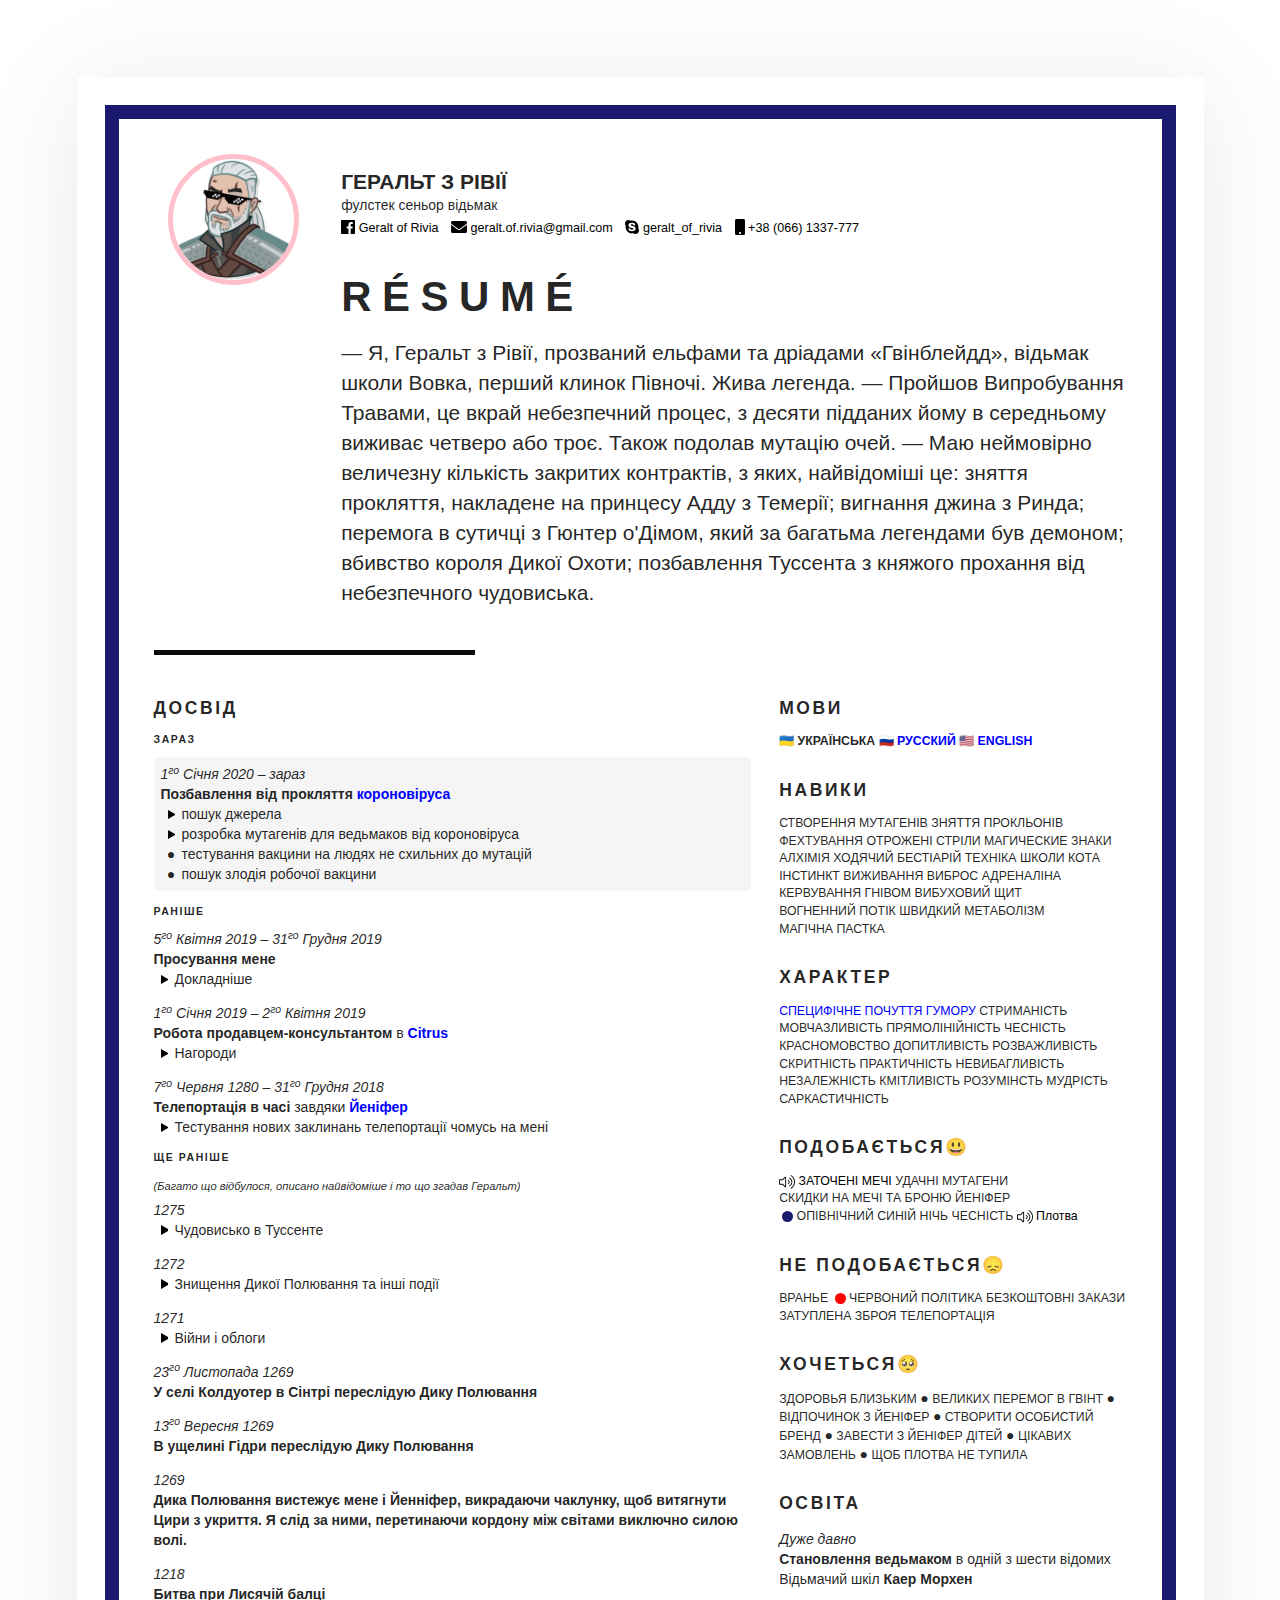
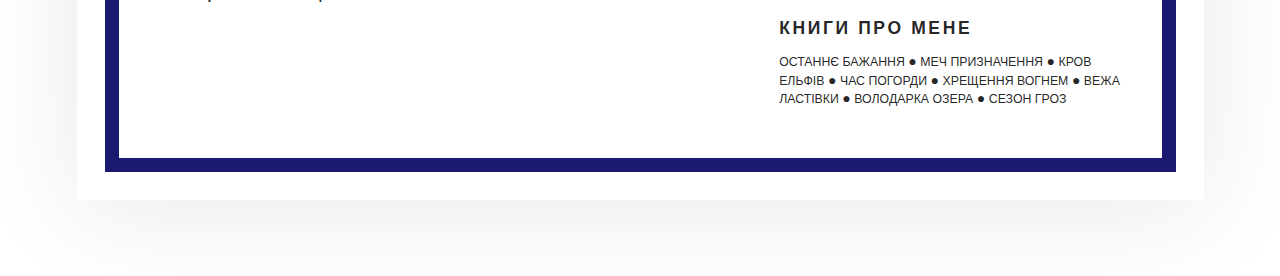
<file: uk-ua/index.html>
<!DOCTYPE html>
<html lang="uk-UA">
  <head>
    <meta charset="UTF-8" />
    <meta http-equiv="X-UA-Compatible" content="IE=edge">
    <meta name="viewport" content="width=device-width, initial-scale=1.0">
    <meta name=description content="This site resume Herald of Rivia">
    <title>Résumé</title>
    <link rel="stylesheet" href="../base.css">
    <link rel="stylesheet" href="../style.css">
  </head>
  <body>
    <main>
      <article>
        <div class="page" style="border-color: midnightblue;">
          <div class="stackable grid">
            <div class="row">
              <div class="three wide center aligned column">
                <div class="avatar-wrapper">
                  <img class="avatar" src="../assets/images/avatar.png" alt="avatar">
                </div>
              </div>
              <div class="thirteen wide column">
                <div class="stackable grid">
                  <div class="sixteen wide column">
                    <h1 class="name">Геральт з Рівії</h1>
                    <div class="job">фулстек сеньор відьмак</div>
                    <ul class="contacts">
                      <li>
                        <a href="https://www.fb.com/GeraltOfRivia" rel="author" class="facebook">
                          <svg class="icon" xmlns="http://www.w3.org/2000/svg" viewBox="0 0 448 512"><path d="M448 56.7v398.5c0 13.7-11.1 24.7-24.7 24.7H309.1V306.5h58.2l8.7-67.6h-67v-43.2c0-19.6 5.4-32.9 33.5-32.9h35.8v-60.5c-6.2-.8-27.4-2.7-52.2-2.7-51.6 0-87 31.5-87 89.4v49.9h-58.4v67.6h58.4V480H24.7C11.1 480 0 468.9 0 455.3V56.7C0 43.1 11.1 32 24.7 32h398.5c13.7 0 24.8 11.1 24.8 24.7z"/></svg>
                          <span>Geralt of Rivia</span>
                        </a>
                      </li>
                      <li>
                        <a href="mailto:geralt.of.rivia@gmail.com" rel="author" class="mail">
                          <svg class="icon" xmlns="http://www.w3.org/2000/svg" viewBox="0 0 512 512"><path d="M502.3 190.8c3.9-3.1 9.7-.2 9.7 4.7V400c0 26.5-21.5 48-48 48H48c-26.5 0-48-21.5-48-48V195.6c0-5 5.7-7.8 9.7-4.7 22.4 17.4 52.1 39.5 154.1 113.6 21.1 15.4 56.7 47.8 92.2 47.6 35.7.3 72-32.8 92.3-47.6 102-74.1 131.6-96.3 154-113.7zM256 320c23.2.4 56.6-29.2 73.4-41.4 132.7-96.3 142.8-104.7 173.4-128.7 5.8-4.5 9.2-11.5 9.2-18.9v-19c0-26.5-21.5-48-48-48H48C21.5 64 0 85.5 0 112v19c0 7.4 3.4 14.3 9.2 18.9 30.6 23.9 40.7 32.4 173.4 128.7 16.8 12.2 50.2 41.8 73.4 41.4z"></path></svg>
                          <span>geralt.of.rivia@gmail.com</span>
                        </a>
                      </li>
                      <li>
                        <a href="skype:geralt_of_rivia" rel="author" class="skype">
                          <svg class="icon" xmlns="http://www.w3.org/2000/svg" viewBox="0 0 448 512"><path d="M424.7 299.8c2.9-14 4.7-28.9 4.7-43.8 0-113.5-91.9-205.3-205.3-205.3-14.9 0-29.7 1.7-43.8 4.7C161.3 40.7 137.7 32 112 32 50.2 32 0 82.2 0 144c0 25.7 8.7 49.3 23.3 68.2-2.9 14-4.7 28.9-4.7 43.8 0 113.5 91.9 205.3 205.3 205.3 14.9 0 29.7-1.7 43.8-4.7 19 14.6 42.6 23.3 68.2 23.3 61.8 0 112-50.2 112-112 .1-25.6-8.6-49.2-23.2-68.1zm-194.6 91.5c-65.6 0-120.5-29.2-120.5-65 0-16 9-30.6 29.5-30.6 31.2 0 34.1 44.9 88.1 44.9 25.7 0 42.3-11.4 42.3-26.3 0-18.7-16-21.6-42-28-62.5-15.4-117.8-22-117.8-87.2 0-59.2 58.6-81.1 109.1-81.1 55.1 0 110.8 21.9 110.8 55.4 0 16.9-11.4 31.8-30.3 31.8-28.3 0-29.2-33.5-75-33.5-25.7 0-42 7-42 22.5 0 19.8 20.8 21.8 69.1 33 41.4 9.3 90.7 26.8 90.7 77.6 0 59.1-57.1 86.5-112 86.5z"/></svg>
                          <span>geralt_of_rivia</span>
                        </a>
                      </li>
                      <li>
                        <a href="tel:+380661337777" rel="author" class="phone">
                          <svg class="icon" xmlns="http://www.w3.org/2000/svg" viewBox="0 0 320 512"><path d="M272 0H48C21.5 0 0 21.5 0 48v416c0 26.5 21.5 48 48 48h224c26.5 0 48-21.5 48-48V48c0-26.5-21.5-48-48-48zM160 480c-17.7 0-32-14.3-32-32s14.3-32 32-32 32 14.3 32 32-14.3 32-32 32z"></path></svg>
                          <span>+38 (066) 1337-777</span>
                        </a>
                      </li>
                      <li>
                        <a href="https://vedmak.fandom.com/" rel="author" class="website">
                          <svg class="icon" xmlns="http://www.w3.org/2000/svg" viewBox="0 0 496 512"><path fill="currentColor" d="M336.5 160C322 70.7 287.8 8 248 8s-74 62.7-88.5 152h177zM152 256c0 22.2 1.2 43.5 3.3 64h185.3c2.1-20.5 3.3-41.8 3.3-64s-1.2-43.5-3.3-64H155.3c-2.1 20.5-3.3 41.8-3.3 64zm324.7-96c-28.6-67.9-86.5-120.4-158-141.6 24.4 33.8 41.2 84.7 50 141.6h108zM177.2 18.4C105.8 39.6 47.8 92.1 19.3 160h108c8.7-56.9 25.5-107.8 49.9-141.6zM487.4 192H372.7c2.1 21 3.3 42.5 3.3 64s-1.2 43-3.3 64h114.6c5.5-20.5 8.6-41.8 8.6-64s-3.1-43.5-8.5-64zM120 256c0-21.5 1.2-43 3.3-64H8.6C3.2 212.5 0 233.8 0 256s3.2 43.5 8.6 64h114.6c-2-21-3.2-42.5-3.2-64zm39.5 96c14.5 89.3 48.7 152 88.5 152s74-62.7 88.5-152h-177zm159.3 141.6c71.4-21.2 129.4-73.7 158-141.6h-108c-8.8 56.9-25.6 107.8-50 141.6zM19.3 352c28.6 67.9 86.5 120.4 158 141.6-24.4-33.8-41.2-84.7-50-141.6h-108z"></path></svg>
                          <span>https://vedmak.fandom.com/</span>
                        </a>
                      </li>
                    </ul>
                  </div>
                  <div class="sixteen wide mobile only column">
                    <div class="divider"></div>
                  </div>
                  <div class="sixteen wide column">
                    <h2>Résumé</h2>
                    <p> &mdash; Я, Геральт з Рівії, прозваний ельфами та дріадами «Гвінблейдд», відьмак школи Вовка, перший клинок Півночі. Жива легенда.
                      &mdash; Пройшов Випробування Травами, це вкрай небезпечний процес, з десяти підданих йому в середньому виживає четверо або троє. Також подолав мутацію очей.
                      &mdash; Маю неймовірно величезну кількість закритих контрактів, з яких, найвідоміші це: зняття прокляття, накладене на принцесу Адду з Темерії; вигнання джина з Ринда; перемога в сутичці з Гюнтер о'Дімом, який за багатьма легендами був демоном; вбивство короля Дикої Охоти; позбавлення Туссента з княжого прохання від небезпечного чудовиська.
                    </p>
                  </div>
                </div>
              </div>
            </div>
            <div class="row">
              <div class="sixteen wide column">
                <div class="fat divider"></div>
              </div>
            </div>
            <div class="row">
                <div class="ten wide column">
                    <section>
                        <h3>Досвід</h3>
                        <h4>Зараз</h4>
                        <ul class="timeline">
                            <li class="highlighted">
                                <p><em>1<sup>го</sup> Січня 2020 – зараз</em></p>
                                <p><strong>Позбавлення від прокляття</strong> <strong><a href="https://ru.wikipedia.org/wiki/%D0%9A%D0%BE%D1%80%D0%BE%D0%BD%D0%B0%D0%B2%D0%B8%D1%80%D1%83%D1%81%D1%8B" rel="external">короновіруса</a></strong></p>
                                <ul>
                                    <li class="details">
                                        <input type="checkbox" id="other-1">
                                        <label for="other-1" class="summary">пошук джерела</label>
                                        <div>
                                            <ul>
                                                <li>пошук першого пацієнта в Ухані</li>
                                                <li>переконання про закриття кордону в Китаї</li>
                                                <li>розмову з королем вампірів про кажанів</li>
                                                <li>опревереженіе чуток про приховану лабораторії</li>
                                                <li>знаходження інформації про першому пацієнта ні з Китаю</li>
                                                <li>виявлення першого пацієнта</li>
                                            </ul>
                                        </div>
                                    </li>
                                    <li class="details">
                                        <input type="checkbox" id="other-2">
                                        <label for="other-2" class="summary">розробка мутагенів для ведьмаков від короновіруса</label>
                                        <div>
                                            <ul>
                                                <li>розробка мутагенів для ведьмаков від короновірусафтестірованіе зелених мутагенів для збільшення здоров'я, щоб добитися більш тривалого часу на лікування</li>
                                                <li>тестування синіх мутагенів для збільшення мани, щоб домогтися більш складних заклять зцілення</li>
                                                <li>тестування червоних мутагенів для збільшення атаки, щоб домогтися атаки організму на вірус</li>
                                                <li>хаотичне змішування різних мутагенів за допомогою Йеніфер і отримання вакцини для ведьмаков</li>
                                                <li>розширення штабу ведьмаков для прискорення пошуків нових інгредієнтів</li>                                  
                                            </ul>
                                        </div>
                                    </li>
                                    <li>тестування вакцини на людях не схильних до мутацій</li>
                                    <li>пошук злодія робочої вакцини</li>
                                </ul>
                            </li>
                        </ul>
                        <h4>Раніше</h4>
                        <ul class="timeline">
                            <li>
                                <p><em>5<sup>го</sup> Квітня 2019 – 31<sup>го</sup> Грудня 2019</em></p>
                                <p><strong>Просування мене</strong></p>
                                <ul>
                                    <li class="details">
                                        <input type="checkbox" id="other-3">
                                        <label for="other-3" class="summary">Докладніше</label>
                                        <div style="margin-bottom: 0.25em;">
                                            <small><em>(Не зовсім розумію що вони про мене пишуть, але це працює)</em></small>
                                        </div>
                                        <div>
                                            <ul>
                                                <li>Просування в соц мережах</li>
                                                <li>Розробка портфоліо</li>
                                                <li>Робота над іміджем</li>
                                                <li>Пошук монстрів</li>
                                                <li>Знаходження фан клубів</li>
                                                <li>Спонсорування тик ток для взаємовигідної реклами</li>
                                                <li>Закупівля реклами у блогерів</li>
                                                <li>Наймання постійного штабу людей які стежать за моєю популярністю</li>
                                            </ul>
                                        </div>
                                    </li>
                                </ul>
                            </li>
                            <li>
                                <p><em>1<sup>го</sup> Січня 2019 – 2<sup>го</sup> Квітня 2019</em></p>
                                <p><strong>Робота продавцем-консультантом</strong> в <strong><a href="https://www.citrus.ua/" rel="external">Citrus</a></strong></p>
                                <ul>
                                    <li class="details">
                                        <input type="checkbox" id="other-4">
                                        <label for="other-4" class="summary">Нагороди</label>
                                        <div style="margin-bottom: 0.25em;">
                                            <small><em>(За допомогою знака Аксій, який вселяє, продавати не так вже й складно)</em></small>
                                        </div>
                                        <div>
                                            <ul>
                                                <li>Кращий продавець тижні</li>
                                                <li>Кращий продавець місяці</li>
                                                <li>Кращий продавець світу</li>
                                                <li>Підвищення до головного продавця</li>
                                                <li>Підвищення до зам адміністратора</li>
                                                <li>Повышения до администратора</li>
                                                <li>Переклад роботи в пасивний дохід</li>
                                                <li>Пошук роботи, яка більше до душі</li>
                                            </ul>
                                        </div>
                                    </li>
                                </ul>
                            </li>
                            <li>
                                <p><em>7<sup>го</sup> Червня 1280 – 31<sup>го</sup> Грудня 2018</em></p>
                                <p><strong>Телепортація в часі</strong> завдяки <strong><a href="https://vedmak.fandom.com/wiki/%D0%99%D0%B5%D0%BD%D0%BD%D0%B8%D1%84%D1%8D%D1%80" rel="external">Йеніфер</a></strong></p>
                                <ul>
                                    <li class="details">
                                        <input type="checkbox" id="other-5">
                                        <label for="other-5" class="summary">Тестування нових заклинань телепортації чомусь на мені</label>
                                        <div>
                                            <ul>
                                                <li>перші 37 раз відчувався запах смаженої курки, досвідчений маг Йеніфер запевняла що так і повинно бути</li>
                                                <li>телепортація в часі на годину вперед</li>
                                                <li>попутне виправлення формули Йеніфер</li>
                                                <li>телепортація мене в 2018ий рік</li>
                                            </ul>
                                        </div>
                                    </li>
                                </ul>
                            </li>
                        </ul>
                        <h4>Ще раніше</h4>
                        <div style="margin-bottom: 0.25em;">
                            <small><em>(Багато що відбулося, описано найвідоміше і то що згадав Геральт)</em></small>
                        </div>
                        <ul class="timeline">
                            <li>
                                <p><em>1275</em></p>
                                <ul>
                                    <li class="details">
                                        <input type="checkbox" id="other-6">
                                        <label for="other-6" class="summary">Чудовисько в Туссенте</label>
                                        <div>
                                            <ul>
                                                <li>Пошук доказів близько жертв</li>
                                                <li>Знаходження монстра, який оказиваеться вищим вампіром</li>
                                                <li>Усвідомлення складності ситуації бо вампіром маніпулюють</li>
                                                <li>Отримання у володіння Corvo Bianco</li>
                                                <li>Дун Тинн атакує полк гвардії Туссена під командуванням Дамьена де ла Тур і за допомогою мене. Там Сільвія Анна схоплена після її спроби маніпулювати Детлаффом ван дер Еретейном, чудовиськом Боклера, щоб вбити лицарів, які образили її</li>
                                                <li>Імлеріт, Карантір Ар-Фейніель і Ередін Бреак Глас вбиті, а Дика Полювання переможена</li>
                                                <li>Пробиття облоги вампірів під командуванням Детлаффа</li>
                                                <li>вбивство Деталффа</li>
                                                <li>Примирення двох ворогуючих сестер</li>
                                            </ul>
                                        </div>
                                    </li>
                                </ul>
                            </li>
                            <li>
                                <p><em>1272</em></p>
                                <ul>
                                    <li class="details">
                                        <input type="checkbox" id="other-7">
                                        <label for="other-7" class="summary">Знищення Дикої Полювання та інші події</label>
                                        <div>
                                            <ul>
                                                <li>Битва за Білий сад</li>
                                                <li>пошуки Йеніфер</li>
                                                <li>Відбиття кількох атак Дикої Полювання</li>
                                                <li>Створення плану по знищенню Дикої Полювання</li>
                                                <li>Дика Полювання атакує Каер Морхен, щоб дістатися до Цири, але в кінцевому підсумку була змушена відступити. Весемір убитий в процесі</li>
                                                <li>Імлеріт, Карантір Ар-Фейніель і Ередін Бреак Глас вбиті, а Дика Полювання переможена.</li>
                                                <li>Допомога Цири в успішному добитий Білого Мороза</li>
                                            </ul>
                                        </div>
                                    </li>
                                </ul>
                            </li>
                            <li>
                                <p><em>1271</em></p>
                                <ul>
                                    <li class="details">
                                        <input type="checkbox" id="other-8">
                                        <label for="other-8" class="summary">Війни і облоги</label>
                                        <div>
                                            <ul>
                                                <li>Війни і осадифСопровожденіе темерского короля при облозі замку Ла-Валетт</li>
                                                <li>Допомога у вірішенні конфлікту в долині Понтара и Виявлення, что Таємничий вбивця співпрацював з ложею чародійок</li>
                                                <li>Участь у Третій Північній війні</li>
                                            </ul>
                                        </div>
                                    </li>
                                </ul>
                            </li>                           
                            <li>
                                <p><em>23<sup>го</sup> Листопада 1269</em></p>
                                <p><strong>У селі Колдуотер в Сінтрі переслідую Дику Полювання</strong></p>
                            </li>
                            <li>
                                <p><em>13<sup>го</sup> Вересня 1269</em></p>
                                <p><strong>В ущелині Гідри переслідую Дику Полювання</strong></p>
                            </li>
                            <li>
                                <p><em>1269</em></p>
                                <p><strong>Дика Полювання вистежує мене і Йенніфер, викрадаючи чаклунку, щоб витягнути Цири з укриття. Я слід за ними, перетинаючи кордону між світами виключно силою волі.</strong></p>
                            </li>
                            <li>
                                <p><em>1218</em></p>
                                <p><strong>Битва при Лисячій балці</strong></p>
                            </li>              
                        </ul>
                    </section>
                </div>
              <div class="six wide column">
                <section>
                    <h3>Мови</h3>
                    <p class="tags small"><span class="language" lang="uk">&#x1f1fa;&#x1f1e6; УКРАЇНСЬКА</span>  <a href="../" hreflang="ru" rel="alternate" class="language" lang="ru"><span>&#x1f1f7;&#x1f1fa; РУССКИЙ</span></a>  <a href="../en-en" hreflang="ru" rel="alternate" class="language" lang="en"><span>&#x1f1fa;&#x1f1f8; ENGLISH</span></a></p>
                </section>
                <section>
                    <h3>Навики</h3>
                    <p class="tags small"><span class="nowrap">СТВОРЕННЯ МУТАГЕНІВ </span> <span class="nowrap">ЗНЯТТЯ ПРОКЛЬОНІВ</span> ФЕХТУВАННЯ <span class="nowrap">ОТРОЖЕНІ СТРІЛИ</span> <span class="nowrap">МАГИЧЕСКИЕ ЗНАКИ</span> <span class="nowrap"> АЛХІМІЯ </span> <span class="nowrap">ХОДЯЧИЙ БЕСТІАРІЙ</span> <span class="nowrap">ТЕХНІКА ШКОЛИ КОТА</span> <span class="nowrap">ІНСТИНКТ ВИЖИВАННЯ</span> <span class="nowrap">ВИБРОС АДРЕНАЛІНА</span> <span class="nowrap">КЕРВУВАННЯ ГНІВОМ</span> <span class="nowrap">ВИБУХОВИЙ ЩИТ</span> <span class="nowrap">ВОГНЕННИЙ ПОТІК</span> <span class="nowrap">ШВИДКИЙ МЕТАБОЛІЗМ</span> <span class="nowrap">МАГІЧНА ПАСТКА</span></p>
                  </section>
                  <section>
                    <h3>Характер</h3>
                    <p class="tags small"><a href="https://www.reddit.com/r/4chan/" rel="external">СПЕЦИФІЧНЕ ПОЧУТТЯ ГУМОРУ</a> СТРИМАНІСТЬ МОВЧАЗЛИВІСТЬ ПРЯМОЛІНІЙНІСТЬ ЧЕСНІСТЬ КРАСНОМОВСТВО ДОПИТЛИВІСТЬ РОЗВАЖЛИВІСТЬ СКРИТНІСТЬ ПРАКТИЧНІСТЬ НЕВИБАГЛИВІСТЬ НЕЗАЛЕЖНІСТЬ КМІТЛИВІСТЬ РОЗУМІНСТЬ МУДРІСТЬ САРКАСТИЧНІСТЬ</p>
                  </section>
                  <section>
                    <h3>Подобається&#x1f603;</h3>
                    <p class="tags small"> 
                      <button id="sword" class="audio"><svg xmlns="http://www.w3.org/2000/svg" viewBox="0 0 576 512"><path d="M576 256c0 100.586-53.229 189.576-134.123 239.04-7.532 4.606-17.385 2.241-21.997-5.304-4.609-7.539-2.235-17.388 5.304-21.997C496.549 424.101 544 345.467 544 256c0-89.468-47.452-168.101-118.816-211.739-7.539-4.609-9.913-14.458-5.304-21.997 4.608-7.539 14.456-9.914 21.997-5.304C522.77 66.424 576 155.413 576 256zm-96 0c0-66.099-34.976-124.572-88.133-157.079-7.538-4.611-17.388-2.235-21.997 5.302-4.61 7.539-2.236 17.388 5.302 21.998C418.902 152.963 448 201.134 448 256c0 54.872-29.103 103.04-72.828 129.779-7.538 4.61-9.912 14.459-5.302 21.998 4.611 7.541 14.462 9.911 21.997 5.302C445.024 380.572 480 322.099 480 256zm-138.14-75.117c-7.538-4.615-17.388-2.239-21.998 5.297-4.612 7.537-2.241 17.387 5.297 21.998C341.966 218.462 352 236.34 352 256s-10.034 37.538-26.841 47.822c-7.538 4.611-9.909 14.461-5.297 21.998 4.611 7.538 14.463 9.909 21.998 5.297C368.247 314.972 384 286.891 384 256s-15.753-58.972-42.14-75.117zM256 88.017v335.964c0 21.436-25.942 31.999-40.971 16.971L126.059 352H24c-13.255 0-24-10.745-24-24V184c0-13.255 10.745-24 24-24h102.059l88.971-88.954C230.037 56.038 256 66.551 256 88.017zm-32 19.311l-77.659 77.644A24.001 24.001 0 0 1 129.372 192H32v128h97.372a24.001 24.001 0 0 1 16.969 7.028L224 404.67V107.328z"/></svg>
                        ЗАТОЧЕНІ МЕЧІ
                        <audio preload="none">
                          <source src="../assets/sounds/sword.mp3" type="audio/mpeg">
                        </audio>
                      </button> 
                      <span class="nowrap">УДАЧНІ МУТАГЕНИ</span> <span class="nowrap">СКИДКИ НА МЕЧІ ТА БРОНЮ</span> ​ЙЕНІФЕР <button id="midnightblue" class="color midnightblue">ОПІВНІЧНИЙ СИНІЙ</button> НІЧЬ ЧЕСНІСТЬ 
                      <button id="hourse" class="audio"><svg xmlns="http://www.w3.org/2000/svg" viewBox="0 0 576 512"><path d="M576 256c0 100.586-53.229 189.576-134.123 239.04-7.532 4.606-17.385 2.241-21.997-5.304-4.609-7.539-2.235-17.388 5.304-21.997C496.549 424.101 544 345.467 544 256c0-89.468-47.452-168.101-118.816-211.739-7.539-4.609-9.913-14.458-5.304-21.997 4.608-7.539 14.456-9.914 21.997-5.304C522.77 66.424 576 155.413 576 256zm-96 0c0-66.099-34.976-124.572-88.133-157.079-7.538-4.611-17.388-2.235-21.997 5.302-4.61 7.539-2.236 17.388 5.302 21.998C418.902 152.963 448 201.134 448 256c0 54.872-29.103 103.04-72.828 129.779-7.538 4.61-9.912 14.459-5.302 21.998 4.611 7.541 14.462 9.911 21.997 5.302C445.024 380.572 480 322.099 480 256zm-138.14-75.117c-7.538-4.615-17.388-2.239-21.998 5.297-4.612 7.537-2.241 17.387 5.297 21.998C341.966 218.462 352 236.34 352 256s-10.034 37.538-26.841 47.822c-7.538 4.611-9.909 14.461-5.297 21.998 4.611 7.538 14.463 9.909 21.998 5.297C368.247 314.972 384 286.891 384 256s-15.753-58.972-42.14-75.117zM256 88.017v335.964c0 21.436-25.942 31.999-40.971 16.971L126.059 352H24c-13.255 0-24-10.745-24-24V184c0-13.255 10.745-24 24-24h102.059l88.971-88.954C230.037 56.038 256 66.551 256 88.017zm-32 19.311l-77.659 77.644A24.001 24.001 0 0 1 129.372 192H32v128h97.372a24.001 24.001 0 0 1 16.969 7.028L224 404.67V107.328z"/></svg>
                            Плотва
                            <audio preload="none">
                            <source src="../assets/sounds/horse_sound.mp3" type="audio/mpeg">
                            </audio>
                      </button> 
                    </p>
                  </section>
                  <section>
                    <h3>Не подобається&#x1f61e;</h3>
                    <p class="tags small">ВРАНЬЕ <button id="red" class="color red">ЧЕРВОНИЙ</button> ПОЛІТИКА <span class="nowrap">БЕЗКОШТОВНІ ЗАКАЗИ</span> <span class="nowrap">ЗАТУПЛЕНА ЗБРОЯ</span> ТЕЛЕПОРТАЦІЯ</p>
                  </section>
                  <section>
                    <h3>Хочеться&#x1f97a;</h3>
                    <p class="tags small bulleted"><span class="tag">ЗДОРОВЬЯ БЛИЗЬКИМ</span><span class="tag">ВЕЛИКИХ ПЕРЕМОГ В ГВІНТ</span><span class="tag">ВІДПОЧИНОК З ЙЕНІФЕР</span><span class="tag">СТВОРИТИ ОСОБИСТИЙ БРЕНД</span><span class="tag">ЗАВЕСТИ З ЙЕНІФЕР ДІТЕЙ</span><span class="tag">ЦІКАВИХ ЗАМОВЛЕНЬ</span><span class="tag">ЩОБ ПЛОТВА НЕ ТУПИЛА</span></p>
                  </section>
                  <section>
                    <h3>Освіта</h3>
                    <ul class="timeline">
                      <li>
                        <div><em>Дуже давно</em></div>
                        <div><strong>Становлення ведьмаком</strong> в одній з шести відомих Відьмачий шкіл <strong>Каер Морхен</strong></div>
                      </li>
                    </ul>
                  </section>
                  <section>
                    <h3>Книги про мене</h3>
                    <p class="tags small bulleted"><span class="tag">ОСТАННЄ БАЖАННЯ</span><span class="tag">МЕЧ ПРИЗНАЧЕННЯ</span><span class="tag">КРОВ ЕЛЬФІВ</span><span class="tag">ЧАС ПОГОРДИ</span><span class="tag">ХРЕЩЕННЯ ВОГНЕМ</span><span class="tag">ВЕЖА ЛАСТІВКИ</span><span class="tag">ВОЛОДАРКА ОЗЕРА</span><span class="tag">СЕЗОН ГРОЗ</span></p>
                  </section>
              </div>
            </div>
          </div>
        </div>
      </article>
    </main>
    <script src="../script.js"></script>
  </body>
</html>
</file>
<file: css/base.css>
::selection {
  background: black;
  color: white;
}

*::before, *::after {
  box-sizing: inherit;
}

html {
  font-size: 14px;
  text-size-adjust: 100%;
  box-sizing: border-box;
}

html, body {
  margin: 0;
  line-height: 1em;
  color: black;
}

body {
  font-family: apple-system, BlinkMacSystemFont,"Segoe UI", Roboto, Oxygen-Sans, Ubuntu,Cantarell, "Helvetica Neue", sans-serif;
}

h1, h2, h3, h4, h5 {
  line-height: 1.3em;
  margin: 0 0 1rem 0;
  font-weight: lighter;
  padding: 0;
}

h1:last-child,
h2:last-child,
h3:last-child,
h4:last-child,
h5:last-child {
  margin-bottom: 0;
}

h1, h2, h3 {
  text-transform: uppercase;
}

h1 {
  font-weight: 900;
  font-size: 1.5rem;
  margin-bottom: 0;
}

h2 {
  font-weight: 900;
  font-size: 3rem;
  letter-spacing: 0.10em;
}

h2 + p {
  font-weight: 400;
  font-size: 1.5rem;
  margin-bottom: 0.25em;
}

h3 {
  font-weight: 700;
  font-size: 1.50rem;
  letter-spacing: 0.15em;
}

section {
  padding: 1em 0;
}

p {
  margin: 0 0 1em;
  line-height: 1.4285em;
}

p:first-child {
  margin-top: 0;
}

p:last-child {
  margin-bottom: 0;
}

strong {
  font-weight: 500;
}

small {
  font-size: 80%;
}

ul, ol {
  list-style: none outside none;
  padding-left: 1.5em;
  margin: 0;
}

ol {
  counter-reset: ol-counter;
}

li {
  list-style: none outside none;
  margin-top: 0.35rem;
}

ul > li::before {
  content: "●";
  font-family: "Arial", sans-serif;
  float: left;
  width: 1.5em;
  margin-left: -1.5em;
  text-align: center;
}

ol > li::before {
  content: counter(ol-counter);
  counter-increment: ol-counter;
  float: left;
  width: 1rem;
  border-radius: 0.25em;
  background: transparent;
  color: inherit;
  font-weight: bold;
  font-size: 0.7em;
  font-family: inherit;
  display: flex;
  align-items: center;
  justify-content: center;
  margin-left: calc(-1.5rem + 0.5rem / 2);
  height: 1rem;
  margin-top: calc((1.4285rem - 1rem) / 2);
}

ol.inverted > li::before {
  background: black;
  color: white;
  font-weight: normal;
}

a {
  color: blue;
  background-color: transparent;
  text-decoration: none;
}

/* Prevent `sup` elements from affecting the line height in all browsers */
sup {
  font-size: 75%;
  line-height: 0;
  position: relative;
  vertical-align: baseline;
  top: -0.5em;
}

/* Remove the border on images inside links in IE 10 */
img {
  border-style: none;
}

/* Change the font styles in all browsers, remove the margin in Firefox and Safari */
input {
  font-family: inherit;
  font-size: 100%;
  line-height: 1.15;
  margin: 0;
  /* Show the overflow in IE and Edge */
  overflow: visible;
}

/* Utiltities */
/* .nowrap {
  white-space: nowrap;
} */

/* Article */
article {
  max-width: 100%;
  margin-left: auto;
  margin-right: auto;
}

@media only screen and (min-width: 768px) and (max-width: 991px) {
  article {
    width: 723px;
    margin-top: calc((100% - 723px) / 2);
    margin-bottom: calc((100% - 723px) / 2);
  }
}

@media only screen and (min-width: 992px) and (max-width: 1199px) {
  article {
    width: 933px;
    margin-top: calc((100% - 933px) / 2);
    margin-bottom: calc((100% - 933px) / 2);
  }
}

@media only screen and (min-width: 1200px) {
  article {
    width: 1127px;
    margin-top: calc((100% - 1127px) / 2);
    margin-bottom: calc((100% - 1127px) / 2);
  }
}

/* Page */
.page {
  position: relative;
  padding: 3em;
  background: white;
  box-shadow: 0 10px 100px 0 rgba(34, 36, 38, 0.1);
  transition: box-shadow 0.2s linear;
}

.page[style^="border-color"] {
  padding: 4.5em;
}

.page[style^="border-color"]::before {
  content: " ";
  display: block;
  position: absolute;
  left: 2em;
  top: 2em;
  right: 2em;
  bottom: 2em;
  border-color: inherit;
  border-width: 1em;
  border-style: solid;
  pointer-events: none;
  transition: border-color 0.2s ease-in-out;
}

@media only screen {
  .page:hover {
    box-shadow: 0 10px 100px 0 rgba(34, 36, 38, 0.3);
  }
}

@media only screen and (max-width: 767px) {
  .page, .page[style^="border-color"] {
    padding: 0;
  }

  .page[style^="border-color"]::before {
    display: none;
  }
}

/**
 * # Semantic UI - 2.4.2
 * https://github.com/Semantic-Org/Semantic-UI
 * https://www.semantic-ui.com/
 * Copyright 2014 Contributors
 * Released under the MIT license
 * https://opensource.org/licenses/MIT
 */

/* Avatar */
.avatar-wrapper {
  padding: 0 0em;
  display: flex;
  align-items: center;
  justify-content: center;
}

.avatar {
  position: relative;
  display: block;
  flex: 1 0 auto;
  max-width: 15rem;
  width: 100%;
}

@media only screen and (max-width: 1199px) {
  .avatar-wrapper {
    padding: 0;
  }
}

/* Divider */
.divider {
  border-top: 1px solid rgba(222, 222, 222, 1);
}

.divider.fat {
  border-top: 0.3571428571428571em solid rgba(10, 10, 10, 1);
  width: 33%;
}

/* Labels */
.labels > .label {
  background-color: #e8e8e8;
  border-radius: 0.28571429rem;
  color: rgba(0, 0, 0, 0.6);
  cursor: pointer;
  display: block;
  float: left;
  font-size: 0.78571429rem;
  font-weight: 600;
  line-height: 1;
  margin-bottom: 0.5em;
  padding: 0.5833em 0.833em;
  transition: background 0.1s ease;
}

.labels > .label:hover {
  background-color: #e0e0e0;
  color: rgba(0, 0, 0, 0.8);
}

.labels > .label:not(:last-child) {
  margin-right: 0.5em;
}

/* Job */
.job {
  margin-bottom: 0.25rem;
}

/* Contacts */
.contacts {
  list-style: none outside none;
  display: flex;
  flex-wrap: wrap;
  padding: 0;
  margin-top: 0;
  margin-bottom: 0;
  white-space: nowrap;
  font-size: 0.9em;
  font-weight: 400;
}

.contacts li {
  margin-bottom: 0.25rem;
  margin-right: 1em;
}

.contacts li::before {
  display: none;
}

.contacts li a {
  color: black;
  transition: color 0.2s ease-in-out;
}

.contacts li a.instagram:hover {
  color: rgb(222, 41, 222);
}

.contacts li a.mail:hover {
  color: rgb(245, 12, 12);
}

.contacts li a.skype:hover {
  color: #223cff;
}

/* .contacts li a.linkedin:hover {
  color: #0077b5;
} */

.contacts li a.telegram:hover {
  color: #08c;
}

.contacts li a.phone:hover {
  color: rgb(20, 183, 242);
}

.contacts li a .icon {
  fill: currentColor;
  height: 1.1428rem;
  vertical-align: text-bottom;
}

@media only screen and (max-width: 767px) {
  .name, .job, .contacts {
    text-align: center;
  }

  .contacts li {
    margin-right: 0;
  }
}

@media only screen and (max-width: 1199px) {
  .contacts {
    margin-top: 1em;
    flex-direction: column;
  }
}

/* Native <details> element styling */
details {
  display: block;
}

details > summary::marker {
  margin-left: 0.25em;
  margin-right: 0.25em;
}

details > summary {
  display: list-item;
  cursor: pointer;
}

details > div {
  margin-top: 0.5em;
}

details > div::after {
  content: " ";
  clear: both;
  display: block;
}

/* Alternative to <details> compatible with Safari */
.details > input {
  -moz-appearance: none;
  -webkit-appearance: none;
  appearance: none;
  border: none;
  border-radius: 0;
  background: none;
  transition: 0.2s;
  cursor: pointer;
  width: 1.5em;
  display: inline-flex;
  align-items: center;
  justify-content: center;
  flex: 0 0 auto;
  height: 1.5em;
  vertical-align: top;
  outline: none;
}

.details > input::after {
  content: " ";
  border-top: 0.35em solid transparent;
  border-bottom: 0.35em solid transparent;
  border-left: 0.5em solid black;
  position: relative;
  width: 0.5em;
  height: 0.7em;
  cursor: pointer;
}

.details > input:checked {
  transform: rotate(90deg);
}

.details > label.summary {
  cursor: pointer;
}

.details > input:checked ~ div {
  display: block;
}

.details > div {
  display: none;
}

.details > div.labels {
  margin-top: 0.5em;
}

.details > div::after {
  content: " ";
  clear: both;
  display: block;
}

/* Details as a standalone block */
div.details > input:first-child {
  float: left;
}

div.details > input:first-child + label {
  width: calc(100% - 1.5em);
  padding: 0;
  display: inline-block;
}

div.details > input:first-child + label + .details-body {
  padding-left: 1.5em;
}

/* Details as a list item */
li.details {
  list-style-type: none;
}

li.details::before {
  display: none;
}

li.details > input {
  float: left;
  margin-left: -1.5em;
}

/* Highlighted list item */
li.highlighted {
  padding: 0.5em;
  background: rgba(0, 0, 0, 0.04);
  border-radius: 4px;
}

/* Bordered list item */
li.bordered {
  border: 1px solid rgba(0, 0, 0, 0.125);
  border-radius: 4px;
  padding: 0.5em;
  transition: all 0.2s linear;
}

li.bordered:hover {
  background: #fafafa;
}

li.bordered > ul > li.details > div,
li.bordered > ul > details > div {
  padding: 0.5em 0.5em 0 2em;
  border-top: 1px solid rgb(224, 224, 224);
  margin-top: 0.5em;
  margin-left: -2em;
  margin-right: -0.5em;
}

/* Timeline */
.timeline {
  list-style: none outside none;
  padding: 0;
  margin: 0;
}

.timeline:not(:last-child) {
  margin-bottom: 1em;
}

.timeline > li::before {
  display: none;
}

.timeline > li:not(:last-child) {
  margin-bottom: 1em;
}

.timeline > li p {
  margin: 0;
}

/* Tags */
.tags.small {
  font-size: 0.88em;
}

.tags.bulleted .tag:not(:last-child)::after {
  content: "●";
  display: inline-block;
  font-family: "Arial", sans-serif;
  font-size: 1rem;
  margin: 0 0.25em 0 0.25em;
}

.tag {
  text-transform: uppercase;
  font-size: larger;
  font-weight: 500;
}

/* Print */
@media print {
  .page,.page[style] {
    padding: 0;
    box-shadow: none;
    border-color: transparent !important;
  }

  .grid {
    display: block;
  }

  .avatar-wrapper {
    padding: 0;
  }

  .contacts {
    margin-top: 1em;
  }

  .contacts li a.website {
    display: block;
  }

  .credits {
    display: none;
  }
}

/* Color */
.color {
  cursor: pointer;
  white-space: nowrap;
  background: inherit;
  color: inherit;
  font: inherit;
  border: none;
  margin: 0;
  padding: 0;
}

.color::before {
  content: " ";
  display: inline-block;
  border-radius: 100%;
  margin: 0.27em;
  height: 0.88em;
  width: 0.88em;
  vertical-align: top;
  position: relative;
}

.color.midnightblue::before {
  background-color: midnightblue;
}

.color.chartreuse::before {
  background-color: chartreuse;
}

/* Resume */
#resume {
  color: inherit;
  transition: 0.2s;
  opacity: 0.75;
  padding: 0 0.25em 0.25em 0.25em;
  margin-left: -0.25em;
  display: inline-block;
}

#resume:hover {
  opacity: 1;
}

#resume .dots {
  background: #808080;
  color: white;
  padding: 0 0.2em;
  border-radius: 3px;
  height: 1em;
  line-height: 1em;
  margin-top: 0.2857142857em;
  float: left;
  margin-right: 0.2857142857em;
}

#resume .dots .dot {
  float: left;
  height: 0.42857142857em;
  width: 0.42857142857em;
  background: white;
  border-radius: 100%;
  margin-top: 0.2857142857em;
  vertical-align: top;
}

#resume .dots .dot:not(:last-child) {
  margin-right: 0.2142857em;
}

/* Hide header, reveal footer */
header {
  position: fixed;
  z-index: 1;
  background: white;
  top: 0;
  left: 0;
  height: 2em;
  width: 100%;
}

header + main {
  margin-top: 2em;
}

main {
  overflow: auto;
  z-index: 2;
  background: white;
  position: relative;
}

footer {
  height: 50vh;
  position: fixed;
  bottom: 0;
  left: 0;
  width: 100%;
  background: whitesmoke;
  display: flex;
  align-items: center;
  justify-content: center;
  z-index: 1;
}

@media only screen and (max-width: 767px) {
  header {
    height: auto;
    position: relative;
  }

  header + main {
    margin-top: 0;
  }

  main:nth-last-child(3) {
    margin-bottom: 0;
  }

  footer {
    height: auto;
    position: relative;
    padding: 1em;
  }
}

@media print {
  header, footer {
    display: none;
  }

  header + main {
    margin-top: 0;
  }
}
</file>
<file: css/style.css>
* {
  margin: 0;
  padding: 0;
  box-sizing: border-box;
}

.color.red::before {
  background-color: red;
}

main {
  background: linear-gradient(90deg, rgb(233, 227, 227), rgb(0, 0, 0));
}

h4 {
  font-size: 15px;
  letter-spacing: 2.25px;
  text-transform: uppercase;
  color: black;
  font-style: italic;
  font-weight: bold;
  /* margin: 0 0 1em 0; */
}

.avatar {
  border: 10px solid rgb(0, 0, 0);
  border-radius: 5px;
  width: 225px;
  height: 525px;
  object-fit: cover;
  object-position: center;
}

.avatar-wrapper {
  position: absolute;
  right: 0;
}

.zacemlink {
  color: black;
  text-decoration: none !important;
}

.zacemlink:hover {
  color: black;
}

.name {
  font-size: 75px;
  margin-top: -35px;
}

.job {
  font-size: 25px;
  margin-bottom: 25px;
  letter-spacing: -0.5px;
  text-transform: uppercase;
}

.nowrap {
  text-transform: uppercase;
}

@media screen and (min-width: 300px) and (max-width: 800px) {
  .job {
    font-size: 25px;
    line-height: 2.5rem;
    font-weight: bolder;
  }

  .tag {
    text-transform: capitalize;
  }

  a {
    color: red;
    font-weight: bold;
  }

  .divider.fat {
    width: 100%;
  }

  .contacts {
    font-size: 20px;
    flex-wrap: wrap;
  }

  .contacts li a .icon {
    height: 1.5rem;
  }

  .page {
    background: rgb(13, 13, 105);
    color: white;
    text-shadow: #000 1px 1px 1px;
  }

  .avatar-wrapper {
    top: -100%;
    width: 100%;
    padding: 50px;
  }

  .contacts li a {
    color: white;
  }

}
</file>
<file: css/grid.css>
.grid {
    flex-direction: row;
    flex-wrap: wrap;
    align-items: stretch;
    padding: 0;
    /**
     * Temporary hack to be sure avatar
     * is rendered on print preview
     */
    display: block !important;
}
  
.grid .grid {
    margin-left: -1em;
    margin-right: -1em;
}
  
/* Rows */
.grid > .row {
  position: relative;
  display: flex;
  flex-direction: row;
  flex-wrap: wrap;
  justify-content: inherit;
  align-items: stretch;
  width: 100% !important;
  padding: 0;
  padding-top: 1rem;
  padding-bottom: 1rem;
}

/* Columns */
/* Standard 16 column */
.grid > .column:not(.row),
  .grid > .row > .column {
  position: relative;
  display: inline-block;
  width: 6.25%;
  padding-left: 1rem;
  padding-right: 1rem;
  vertical-align: top;
}
  
.grid > * {
  padding-left: 1rem;
  padding-right: 1rem;
}
  
/* Columns */
/* Vertical padding when no rows */
  
.grid > .column:not(.row) {
  padding-top: 1rem;
  padding-bottom: 1rem;
}
  
.grid > .row > .column {
  margin-top: 0;
  margin-bottom: 0;
}
  
/* Assume full width with one column */
.grid > .column:only-child,
  .grid > .row > .column:only-child {
  width: 100%;
}
  
/* Column Width */
.grid > .row > [class*="one wide"].column,
  .grid > .column.row > [class*="one wide"].column,
  .grid > [class*="one wide"].column,
  .column.grid > [class*="one wide"].column {
    width: 6.25% !important;
}

.grid > .row > [class*="two wide"].column,
  .grid > .column.row > [class*="two wide"].column,
  .grid > [class*="two wide"].column,
  .column.grid > [class*="two wide"].column {
    width: 12.5% !important;
}

.grid > .row > [class*="three wide"].column,
  .grid > .column.row > [class*="three wide"].column,
  .grid > [class*="three wide"].column,
  .column.grid > [class*="three wide"].column {
    width: 18.75% !important;
}

.grid > .row > [class*="four wide"].column,
  .grid > .column.row > [class*="four wide"].column,
  .grid > [class*="four wide"].column,
  .column.grid > [class*="four wide"].column {
    width: 25% !important;
}

.grid > .row > [class*="five wide"].column,
  .grid > .column.row > [class*="five wide"].column,
  .grid > [class*="five wide"].column,
  .column.grid > [class*="five wide"].column {
    width: 31.25% !important;
}

.grid > .row > [class*="six wide"].column,
  .grid > .column.row > [class*="six wide"].column,
  .grid > [class*="six wide"].column,
  .column.grid > [class*="six wide"].column {
    width: 37.5% !important;
}

.grid > .row > [class*="seven wide"].column,
  .grid > .column.row > [class*="seven wide"].column,
  .grid > [class*="seven wide"].column,
  .column.grid > [class*="seven wide"].column {
    width: 43.75% !important;
}

.grid > .row > [class*="eight wide"].column,
  .grid > .column.row > [class*="eight wide"].column,
  .grid > [class*="eight wide"].column,
  .column.grid > [class*="eight wide"].column {
    width: 50% !important;
}

.grid > .row > [class*="nine wide"].column,
  .grid > .column.row > [class*="nine wide"].column,
  .grid > [class*="nine wide"].column,
  .column.grid > [class*="nine wide"].column {
    width: 56.25% !important;
}

.grid > .row > [class*="ten wide"].column,
  .grid > .column.row > [class*="ten wide"].column,
  .grid > [class*="ten wide"].column,
  .column.grid > [class*="ten wide"].column {
    width: 62.5% !important;
}

.grid > .row > [class*="eleven wide"].column,
  .grid > .column.row > [class*="eleven wide"].column,
  .grid > [class*="eleven wide"].column,
  .column.grid > [class*="eleven wide"].column {
    width: 68.75% !important;
}

.grid > .row > [class*="twelve wide"].column,
  .grid > .column.row > [class*="twelve wide"].column,
  .grid > [class*="twelve wide"].column,
  .column.grid > [class*="twelve wide"].column {
    width: 75% !important;
}

.grid > .row > [class*="thirteen wide"].column,
  .grid > .column.row > [class*="thirteen wide"].column,
  .grid > [class*="thirteen wide"].column,
  .column.grid > [class*="thirteen wide"].column {
    width: 81.25% !important;
}

.grid > .row > [class*="fourteen wide"].column,
  .grid > .column.row > [class*="fourteen wide"].column,
  .grid > [class*="fourteen wide"].column,
  .column.grid > [class*="fourteen wide"].column {
    width: 87.5% !important;
}

  .grid > .row > [class*="fifteen wide"].column,
  .grid > .column.row > [class*="fifteen wide"].column,
  .grid > [class*="fifteen wide"].column,
  .column.grid > [class*="fifteen wide"].column {
    width: 93.75% !important;
}

.grid > .row > [class*="sixteen wide"].column,
  .grid > .column.row > [class*="sixteen wide"].column,
  .grid > [class*="sixteen wide"].column,
  .column.grid > [class*="sixteen wide"].column {
    width: 100% !important;
}
  
  /* Center Aligned */
[class*="center aligned"].grid > .column,
  [class*="center aligned"].grid > .row > .column,
  .grid > [class*="center aligned"].row > .column,
  .grid > [class*="center aligned"].column.column,
  .grid > .row > [class*="center aligned"].column.column {
    text-align: center;
}
  
  /* Stackable */
@media only screen and (max-width: 767px) {
    .stackable.grid > .row > .wide.column,
    .stackable.grid > .wide.column,
    .stackable.grid > .column.grid > .column,
    .stackable.grid > .column.row > .column,
    .stackable.grid > .row > .column,
    .stackable.grid > .column:not(.row),
    .grid > .stackable.row > .column {
      width: 100% !important;
      padding: 1em !important;
    }
}
  
  /* Mobile only column */
[class*="mobile only"].grid,
  .grid > [class*="mobile only"].row,
  .grid > [class*="mobile only"].column,
  .grid > .row > [class*="mobile only"].column {
    display: none;
}

@media only screen and (max-width: 767px) {
    [class*="mobile only"].grid,
    .grid > [class*="mobile only"].row,
    .grid > [class*="mobile only"].column,
    .grid > .row > [class*="mobile only"].column {
      display: block;
    }
}
</file>
<file: base.css>
::-moz-selection {
  background: yellow;
}
::selection {
  background: yellow;
}
*,
*::before,
*::after {
  box-sizing: inherit;
}
html {
  font-size: 14px;
  -webkit-text-size-adjust: 100%;
  text-size-adjust: 100%;
  box-sizing: border-box;
}
html,
body {
  margin: 0;
  line-height: 1.4285em;
  color: rgba(0, 0, 0, 0.87);
}
body {
  font-family:
   apple-system,
   BlinkMacSystemFont,
   "Segoe UI",
   Roboto,
   Oxygen-Sans,
   Ubuntu,
   Cantarell,
   "Helvetica Neue",
   sans-serif;
}
h1,
h2,
h3,
h4,
h5 {
  line-height: 1.28571429em;
  margin: 0 0 1rem 0;
  font-weight: bold;
  padding: 0;
}
h1:last-child,
h2:last-child,
h3:last-child,
h4:last-child,
h5:last-child {
  margin-bottom: 0;
}
h1,
h2,
h3 {
  text-transform: uppercase;
}
h1 {
  font-weight: 900;
  font-size: 1.5rem;
  margin-bottom: 0;
}
h2 {
  font-weight: 900;
  font-size: 3rem;
  letter-spacing: 0.25em;
}
h2 + p {
  font-weight: 300;
  font-size: 1.5rem;
  margin-bottom: 0.25em;
}
h3 {
  font-weight: 700;
  font-size: 1.25rem;
  letter-spacing: 0.15em;
}
h4 {
  font-size: 1.125rem;
}
h5 {
  font-size: 1rem;
}
h6 {
  font-size: 0.75rem;
  letter-spacing: 0.15em;
  text-transform: uppercase;
  margin: 0 0 1em 0;
}
section {
  padding: 1em 0;
}
p {
  margin: 0 0 1em;
  line-height: 1.4285em;
}
p:first-child {
  margin-top: 0;
}
p:last-child {
  margin-bottom: 0;
}
strong {
  font-weight: 600;
}
small {
  font-size: 80%;
}
ul,
ol {
  list-style: none outside none;
  padding-left: 1.5em;
  margin: 0;
}
ol {
  counter-reset: ol-counter;
}
li {
  list-style: none outside none;
}
ul > li::before {
  content: "●";
  font-family: "Arial", sans-serif;
  float: left;
  width: 1.5em;
  margin-left: -1.5em;
  text-align: center;
}
ol > li::before {
  content: counter(ol-counter);
  counter-increment: ol-counter;
  float: left;
  width: 1rem;
  border-radius: 0.25em;
  background: transparent;
  color: inherit;
  font-weight: bold;
  font-size: 0.7em;
  font-family: inherit;
  display: flex;
  align-items: center;
  justify-content: center;
  margin-left: calc(-1.5rem + 0.5rem / 2);
  height: 1rem;
  margin-top: calc((1.4285rem - 1rem) / 2);
}
ol.inverted > li::before {
  background: black;
  color: white;
  font-weight: normal;
}
a {
  color: blue;
  background-color: transparent;
  text-decoration: none;
}
a[rel="external"]:not(.label):hover,
a.language:hover span {
  text-decoration: underline;
}
code {
  border: 1px solid #bdbdbd;
  padding: 0 0.25em;
  border-radius: 3px;
  background: #eee;
  font-size: 95%;
}

/* Prevent `sub` and `sup` elements from affecting the line height in all browsers */
sub,
sup {
  font-size: 75%;
  line-height: 0;
  position: relative;
  vertical-align: baseline;
}
sub {
  bottom: -0.25em;
}
sup {
  top: -0.5em;
}

/* Remove the border on images inside links in IE 10 */
img {
  border-style: none;
}

/* Change the font styles in all browsers, remove the margin in Firefox and Safari */
button,
input {
  font-family: inherit;
  font-size: 100%;
  line-height: 1.15;
  margin: 0;

  /* Show the overflow in IE and Edge */
  overflow: visible;
}

/* Remove the inheritance of text transform in Edge, Firefox, and IE */
button {
  text-transform: none;
}

/* Correct the inability to style clickable types in iOS and Safari	*/
button,
[type="button"] {
  -webkit-appearance: button;
  appearance: button;
}

/* Remove the inner border and padding in Firefox	*/
button::-moz-focus-inner,
[type="button"]::-moz-focus-inner {
  border-style: none;
  padding: 0;
}

/* Restore the focus styles unset by the previous rule */
button:-moz-focusring,
[type="button"]:-moz-focusring {
  outline: 1px dotted ButtonText;
}

/* Add the correct box sizing in IE 10, remove the padding in IE 10 */
[type="checkbox"] {
  box-sizing: border-box;
  padding: 0;
}

/* Utiltities */
.nowrap {
  white-space: nowrap;
}

/* Article */
article {
  max-width: 100%;
  margin-left: auto;
  margin-right: auto;
}
@media only screen and (min-width: 768px) and (max-width: 991px) {
  article {
    width: 723px;
    margin-top: calc((100% - 723px) / 2);
    margin-bottom: calc((100% - 723px) / 2);
  }
}
@media only screen and (min-width: 992px) and (max-width: 1199px) {
  article {
    width: 933px;
    margin-top: calc((100% - 933px) / 2);
    margin-bottom: calc((100% - 933px) / 2);
  }
}
@media only screen and (min-width: 1200px) {
  article {
    width: 1127px;
    margin-top: calc((100% - 1127px) / 2);
    margin-bottom: calc((100% - 1127px) / 2);
  }
}

/* Page */
.page {
  position: relative;
  padding: 3em;
  background: white;
  box-shadow: 0 10px 100px 0 rgba(34, 36, 38, 0.1);
  transition: box-shadow 0.2s linear;
}
.page[style^="border-color"] {
  padding: 4.5em;
}
.page[style^="border-color"]::before {
  content: " ";
  display: block;
  position: absolute;
  left: 2em;
  top: 2em;
  right: 2em;
  bottom: 2em;
  border-color: inherit;
  border-width: 1em;
  border-style: solid;
  pointer-events: none;
  transition: border-color 0.2s ease-in-out;
}
@media only screen {
  .page:hover {
    box-shadow: 0 10px 100px 0 rgba(34, 36, 38, 0.3);
  }
}
@media only screen and (max-width: 767px) {
  .page,
  .page[style^="border-color"] {
    padding: 0;
  }
  .page[style^="border-color"]::before {
    display: none;
  }
}

/**
 * # Semantic UI - 2.4.2
 * https://github.com/Semantic-Org/Semantic-UI
 * https://www.semantic-ui.com/
 * Copyright 2014 Contributors
 * Released under the MIT license
 * https://opensource.org/licenses/MIT
 */
.grid {
  flex-direction: row;
  flex-wrap: wrap;
  align-items: stretch;
  padding: 0;
  /**
   * Temporary hack to be sure avatar
   * is rendered on print preview
   */
  display: block !important;
}
.grid .grid {
  margin-left: -1em;
  margin-right: -1em;
}

/* Rows */
.grid > .row {
  position: relative;
  display: flex;
  flex-direction: row;
  flex-wrap: wrap;
  justify-content: inherit;
  align-items: stretch;
  width: 100% !important;
  padding: 0;
  padding-top: 1rem;
  padding-bottom: 1rem;
}

/* Columns */
/* Standard 16 column */
.grid > .column:not(.row),
.grid > .row > .column {
  position: relative;
  display: inline-block;
  width: 6.25%;
  padding-left: 1rem;
  padding-right: 1rem;
  vertical-align: top;
}
.grid > * {
  padding-left: 1rem;
  padding-right: 1rem;
}

/* Columns */
/* Vertical padding when no rows */
.grid > .column:not(.row) {
  padding-top: 1rem;
  padding-bottom: 1rem;
}
.grid > .row > .column {
  margin-top: 0;
  margin-bottom: 0;
}

/* Assume full width with one column */
.grid > .column:only-child,
.grid > .row > .column:only-child {
  width: 100%;
}

/* Column Width */
.grid > .row > [class*="one wide"].column,
.grid > .column.row > [class*="one wide"].column,
.grid > [class*="one wide"].column,
.column.grid > [class*="one wide"].column {
  width: 6.25% !important;
}
.grid > .row > [class*="two wide"].column,
.grid > .column.row > [class*="two wide"].column,
.grid > [class*="two wide"].column,
.column.grid > [class*="two wide"].column {
  width: 12.5% !important;
}
.grid > .row > [class*="three wide"].column,
.grid > .column.row > [class*="three wide"].column,
.grid > [class*="three wide"].column,
.column.grid > [class*="three wide"].column {
  width: 18.75% !important;
}
.grid > .row > [class*="four wide"].column,
.grid > .column.row > [class*="four wide"].column,
.grid > [class*="four wide"].column,
.column.grid > [class*="four wide"].column {
  width: 25% !important;
}
.grid > .row > [class*="five wide"].column,
.grid > .column.row > [class*="five wide"].column,
.grid > [class*="five wide"].column,
.column.grid > [class*="five wide"].column {
  width: 31.25% !important;
}
.grid > .row > [class*="six wide"].column,
.grid > .column.row > [class*="six wide"].column,
.grid > [class*="six wide"].column,
.column.grid > [class*="six wide"].column {
  width: 37.5% !important;
}
.grid > .row > [class*="seven wide"].column,
.grid > .column.row > [class*="seven wide"].column,
.grid > [class*="seven wide"].column,
.column.grid > [class*="seven wide"].column {
  width: 43.75% !important;
}
.grid > .row > [class*="eight wide"].column,
.grid > .column.row > [class*="eight wide"].column,
.grid > [class*="eight wide"].column,
.column.grid > [class*="eight wide"].column {
  width: 50% !important;
}
.grid > .row > [class*="nine wide"].column,
.grid > .column.row > [class*="nine wide"].column,
.grid > [class*="nine wide"].column,
.column.grid > [class*="nine wide"].column {
  width: 56.25% !important;
}
.grid > .row > [class*="ten wide"].column,
.grid > .column.row > [class*="ten wide"].column,
.grid > [class*="ten wide"].column,
.column.grid > [class*="ten wide"].column {
  width: 62.5% !important;
}
.grid > .row > [class*="eleven wide"].column,
.grid > .column.row > [class*="eleven wide"].column,
.grid > [class*="eleven wide"].column,
.column.grid > [class*="eleven wide"].column {
  width: 68.75% !important;
}
.grid > .row > [class*="twelve wide"].column,
.grid > .column.row > [class*="twelve wide"].column,
.grid > [class*="twelve wide"].column,
.column.grid > [class*="twelve wide"].column {
  width: 75% !important;
}
.grid > .row > [class*="thirteen wide"].column,
.grid > .column.row > [class*="thirteen wide"].column,
.grid > [class*="thirteen wide"].column,
.column.grid > [class*="thirteen wide"].column {
  width: 81.25% !important;
}
.grid > .row > [class*="fourteen wide"].column,
.grid > .column.row > [class*="fourteen wide"].column,
.grid > [class*="fourteen wide"].column,
.column.grid > [class*="fourteen wide"].column {
  width: 87.5% !important;
}
.grid > .row > [class*="fifteen wide"].column,
.grid > .column.row > [class*="fifteen wide"].column,
.grid > [class*="fifteen wide"].column,
.column.grid > [class*="fifteen wide"].column {
  width: 93.75% !important;
}
.grid > .row > [class*="sixteen wide"].column,
.grid > .column.row > [class*="sixteen wide"].column,
.grid > [class*="sixteen wide"].column,
.column.grid > [class*="sixteen wide"].column {
  width: 100% !important;
}

/* Center Aligned */
[class*="center aligned"].grid > .column,
[class*="center aligned"].grid > .row > .column,
.grid > [class*="center aligned"].row > .column,
.grid > [class*="center aligned"].column.column,
.grid > .row > [class*="center aligned"].column.column {
  text-align: center;
}

/* Stackable */
@media only screen and (max-width: 767px) {
  .stackable.grid > .row > .wide.column,
  .stackable.grid > .wide.column,
  .stackable.grid > .column.grid > .column,
  .stackable.grid > .column.row > .column,
  .stackable.grid > .row > .column,
  .stackable.grid > .column:not(.row),
  .grid > .stackable.row > .column {
    width: 100% !important;
    padding: 1em !important;
  }
}

/* Mobile only column */
[class*="mobile only"].grid,
.grid > [class*="mobile only"].row,
.grid > [class*="mobile only"].column,
.grid > .row > [class*="mobile only"].column {
  display: none;
}
@media only screen and (max-width: 767px) {
  [class*="mobile only"].grid,
  .grid > [class*="mobile only"].row,
  .grid > [class*="mobile only"].column,
  .grid > .row > [class*="mobile only"].column {
    display: block;
  }
}

/* Avatar */
.avatar-wrapper {
  padding: 0 1em;
  display: flex;
  align-items: center;
  justify-content: center;
}
.avatar {
  position: relative;
  display: block;
  flex: 1 0 auto;
  max-width: 15rem;
  width: 100%;
}
@media only screen and (max-width: 1199px) {
  .avatar-wrapper {
    padding: 0;
  }
}

/* Divider */
.divider {
  border-top: 1px solid rgba(222, 222, 222, 1);
}
.divider.fat {
  border-top: 0.3571428571428571em solid rgba(10, 10, 10, 1);
  width: 33%;
}

/* Language */
.language {
  font-weight: 600;
  white-space: nowrap;
}

/* Labels */
.labels > .label {
  background-color: #e8e8e8;
  border-radius: 0.28571429rem;
  color: rgba(0, 0, 0, 0.6);
  cursor: pointer;
  display: block;
  float: left;
  font-size: 0.78571429rem;
  font-weight: 600;
  line-height: 1;
  margin-bottom: 0.5em;
  padding: 0.5833em 0.833em;
  transition: background 0.1s ease;
  -webkit-transition: background 0.1s ease;
}
.labels > .label:hover {
  background-color: #e0e0e0;
  color: rgba(0, 0, 0, 0.8);
}
.labels > .label:not(:last-child) {
  margin-right: 0.5em;
}

/* Job */
.job {
  margin-bottom: 0.25rem;
}

/* Contacts */
.contacts {
  list-style: none outside none;
  display: flex;
  flex-wrap: wrap;
  padding: 0;
  margin-top: 0;
  margin-bottom: 0;
  white-space: nowrap;
  font-size: 0.9em;
  font-weight: 400;
}
.contacts li {
  margin-bottom: 0.25rem;
  margin-right: 1em;
}
.contacts li::before {
  display: none;
}
.contacts li a {
  color: black;
  transition: color 0.2s ease-in-out;
}
.contacts li a.facebook:hover {
  color: #3b5998;
}
.contacts li a.github:hover {
  color: dimgrey;
}
.contacts li a.mail:hover {
  color: dimgrey;
}
.contacts li a.skype:hover {
  color: #00aff0;
}
.contacts li a.linkedin:hover {
  color: #0077b5;
}
.contacts li a.telegram:hover {
  color: #08c;
}
.contacts li a.phone:hover {
  color: dimgrey;
}
.contacts li a.website {
  display: none;
}
.contacts li a .icon {
  fill: currentColor;
  height: 1.1428rem;
  vertical-align: text-bottom;
}

@media only screen and (max-width: 767px) {
  .name,
  .job,
  .contacts {
    text-align: center;
  }
  .contacts li {
    margin-right: 0;
  }
}
@media only screen and (max-width: 1199px) {
  .contacts {
    margin-top: 1em;
    flex-direction: column;
  }
}

/* Native <details> element styling */
details {
  display: block;
}
details > summary::marker {
  margin-left: 0.25em;
  margin-right: 0.25em;
}
details > summary {
  display: list-item;
  cursor: pointer;
}
details > div {
  margin-top: 0.5em;
}
details > div::after {
  content: " ";
  clear: both;
  display: block;
}

/* Alternative to <details> compatible with Safari */
.details > input {
  -webkit-appearance: none;
  -moz-appearance: none;
  appearance: none;
  border: none;
  border-radius: 0;
  background: none;
  transition: 0.2s;
  cursor: pointer;
  width: 1.5em;
  display: inline-flex;
  align-items: center;
  justify-content: center;
  flex: 0 0 auto;
  height: 1.5em;
  vertical-align: top;
  outline: none;
}
.details > input::after {
  content: " ";
  border-top: 0.35em solid transparent;
  border-bottom: 0.35em solid transparent;
  border-left: 0.5em solid black;
  position: relative;
  width: 0.5em;
  height: 0.7em;
  cursor: pointer;
}
.details > input:checked {
  transform: rotate(90deg);
}
.details > label.summary {
  cursor: pointer;
}
.details > input:checked ~ div {
  display: block;
}
.details > div {
  display: none;
}
.details > div.labels {
  margin-top: 0.5em;
}
.details > div::after {
  content: " ";
  clear: both;
  display: block;
}

/* Details as a standalone block */
div.details > input:first-child {
  float: left;
}
div.details > input:first-child + label {
  width: calc(100% - 1.5em);
  padding: 0;
  display: inline-block;
}
div.details > input:first-child + label + .details-body {
  padding-left: 1.5em;
}

/* Details as a list item */
li.details {
  list-style-type: none;
}
li.details::before {
  display: none;
}
li.details > input {
  float: left;
  margin-left: -1.5em;
}

/* Highlighted list item */
li.highlighted {
  padding: 0.5em;
  background: rgba(0, 0, 0, 0.04);
  border-radius: 4px;
}

/* Bordered list item */
li.bordered {
  border: 1px solid rgba(0, 0, 0, 0.125);
  border-radius: 4px;
  padding: 0.5em;
  transition: all 0.2s linear;
}
li.bordered:hover {
  background: #fafafa;
}
li.bordered > ul > li.details > div,
li.bordered > ul > details > div {
  padding: 0.5em 0.5em 0 2em;
  border-top: 1px solid rgb(224, 224, 224);
  margin-top: 0.5em;
  margin-left: -2em;
  margin-right: -0.5em;
}

/* Timeline */
.timeline {
  list-style: none outside none;
  padding: 0;
  margin: 0;
}
.timeline:not(:last-child) {
  margin-bottom: 1em;
}
.timeline > li::before {
  display: none;
}
.timeline > li:not(:last-child) {
  margin-bottom: 1em;
}
.timeline > li p {
  margin: 0;
}

/* Tags */
.tags.small {
  font-size: 0.88em;
}
.tags.bulleted .tag:not(:last-child)::after {
  content: "●";
  display: inline-block;
  font-family: "Arial", sans-serif;
  font-size: 1rem;
  margin: 0 0.25em 0 0.25em;
}

/* Print */
@media print {
  .page,
  .page[style] {
    padding: 0;
    box-shadow: none;
    border-color: transparent !important;
  }
  .grid {
    display: block;
  }
  .avatar-wrapper {
    padding: 0;
  }
  .contacts {
    margin-top: 1em;
  }
  .contacts li a.website {
    display: block;
  }
  .credits {
    display: none;
  }
}

/* Color */
.color {
  cursor: pointer;
  white-space: nowrap;
  background: inherit;
  color: inherit;
  font: inherit;
  border: none;
  margin: 0;
  padding: 0;
}
.color::before {
  content: " ";
  display: inline-block;
  border-radius: 100%;
  margin: 0.27em;
  height: 0.88em;
  width: 0.88em;
  vertical-align: top;
  position: relative;
}
.color.midnightblue::before {
  background-color: midnightblue;
}
.color.chartreuse::before {
  background-color: chartreuse;
}

/* Audio button */
button.audio {
  cursor: pointer;
  background: inherit;
  font: inherit;
  border: none;
  margin: 0;
  padding: 0;
}
button.audio svg {
  height: 16px;
  width: 16px;
  vertical-align: text-top;
}

/* Resume */
#resume {
  color: inherit;
  transition: 0.2s;
  opacity: 0.75;
  padding: 0 0.25em 0.25em 0.25em;
  margin-left: -0.25em;
  display: inline-block;
}
#resume:hover {
  opacity: 1;
}
#resume .dots {
  background: #808080;
  color: white;
  padding: 0 0.2em;
  border-radius: 3px;
  height: 1em;
  line-height: 1em;
  margin-top: 0.2857142857em;
  float: left;
  margin-right: 0.2857142857em;
}
#resume .dots .dot {
  float: left;
  height: 0.42857142857em;
  width: 0.42857142857em;
  background: white;
  border-radius: 100%;
  margin-top: 0.2857142857em;
  vertical-align: top;
}
#resume .dots .dot:not(:last-child) {
  margin-right: 0.2142857em;
}

/* Dialog */
dialog {
  display: none;
  height: 100%;
  width: 100%;
  z-index: 3;
  padding: 0;
  border: none;
  margin: 0;
  position: absolute;
  top: 0;
  left: 0;
  background: white;
}
dialog .photos {
  height: 100%;
  width: 100%;
  overflow: auto;
  display: inline-flex;
  -webkit-overflow-scrolling: touch;
}
dialog .photos img {
  display: block;
  width: auto;
  height: 100%;
  padding: 4px 0 4px 4px;
}
dialog .photos img:last-child {
  padding-right: 4px;
}
dialog:target {
  display: block;
}
dialog:target ~ * {
  display: none;
}

/* Close */
.close {
  text-indent: -9999px;
  position: absolute;
  z-index: 1;
  top: 2em;
  left: 2em;
  display: inline-block;
  width: 4em;
  height: 4em;
  overflow: hidden;
}
.close::before,
.close::after {
  content: " ";
  position: absolute;
  width: 100%;
  top: 50%;
  left: 0;
  margin-top: -1px;
  background: white;
  height: 1px;
}
.close::before {
  transform: rotate(45deg);
}
.close::after {
  transform: rotate(-45deg);
}

/* Credits */
.credits {
  text-align: right;
  padding: 0.5em;
  line-height: 1em;
  opacity: 0.75;
  transition: opacity 0.2s linear;
}
.credits:hover {
  opacity: 1;
}
@media only screen and (max-width: 767px) {
  .credits {
    display: none;
  }
}

/* Hide header, reveal footer */
header {
  position: fixed;
  z-index: 1;
  background: white;
  top: 0;
  left: 0;
  height: 2em;
  width: 100%;
}
header + main {
  margin-top: 2em;
}
main {
  overflow: auto;
  z-index: 2;
  background: white;
  position: relative;
}
main:nth-last-child(3) {
  margin-bottom: 50vh;
}
footer {
  height: 50vh;
  position: fixed;
  bottom: 0;
  left: 0;
  width: 100%;
  background: whitesmoke;
  display: flex;
  align-items: center;
  justify-content: center;
  z-index: 1;
}
@media only screen and (max-width: 767px) {
  header {
    height: auto;
    position: relative;
  }
  header + main {
    margin-top: 0;
  }
  main:nth-last-child(3) {
    margin-bottom: 0;
  }
  footer {
    height: auto;
    position: relative;
    padding: 1em;
  }
}
@media print {
  header,
  footer {
    display: none;
  }
  header + main {
    margin-top: 0;
  }
  main:nth-last-child(3) {
    margin-bottom: 0;
  }
}
</file>
<file: style.css>
.color.red::before {
  background-color: red;
}

h4 {
  font-size: 0.75rem;
  letter-spacing: 0.15em;
  text-transform: uppercase;
  margin: 0 0 1em 0;
}

.avatar {
  border: 5px solid pink;
  border-radius: 50%;
  animation: animate-avatar 5s linear infinite;
}

@keyframes animate-avatar {
  0% {
    border-color: rgb(0, 174, 255);
    box-shadow: 3px 3px 13px rgb(255, 0, 255);
  }

  33% {
    border-color: rgb(255, 0, 255);
    box-shadow: 3px 3px 13px pink;
  }

  66% {
    border-color: pink;
    box-shadow: 3px 3px 13px rgb(0, 174, 255);
  }

  100% {
    border-color: rgb(0, 174, 255);
    box-shadow: 3px 3px 13px rgb(255, 0, 255);
  }
}
</file>
